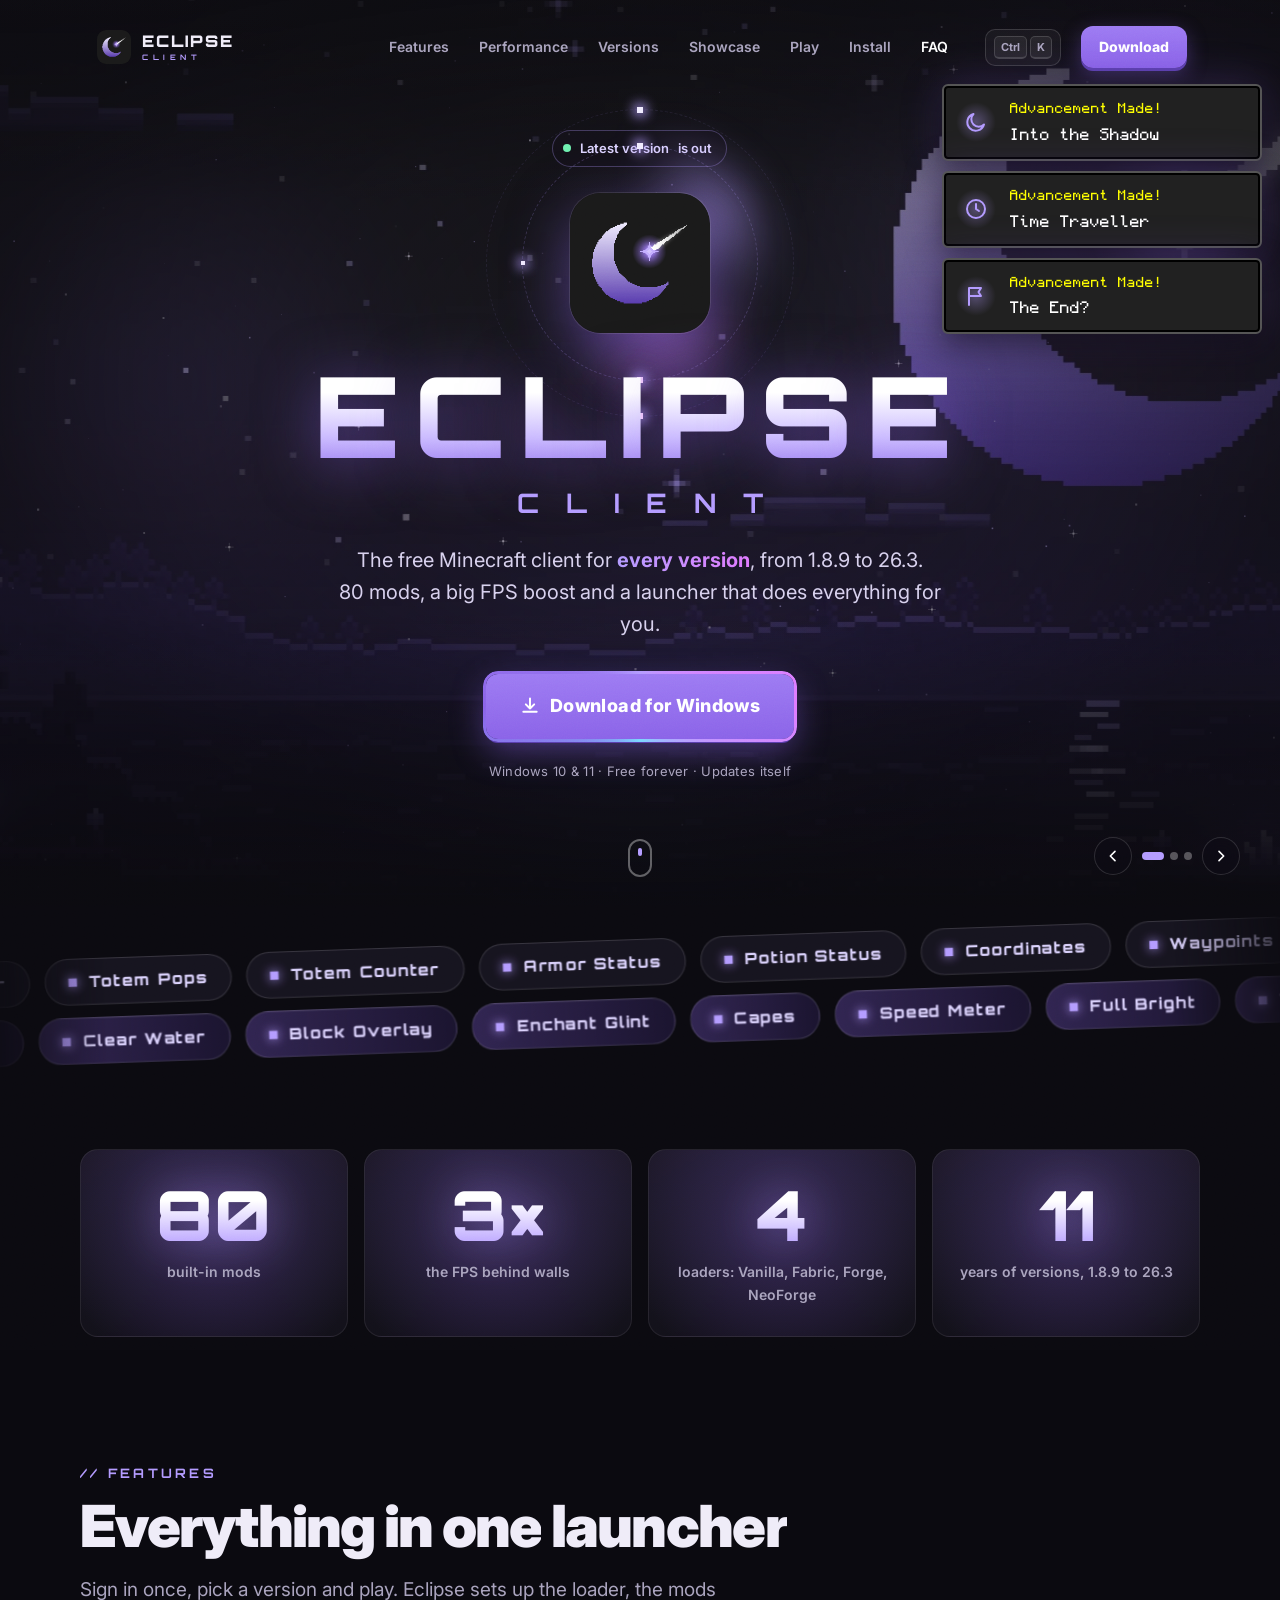
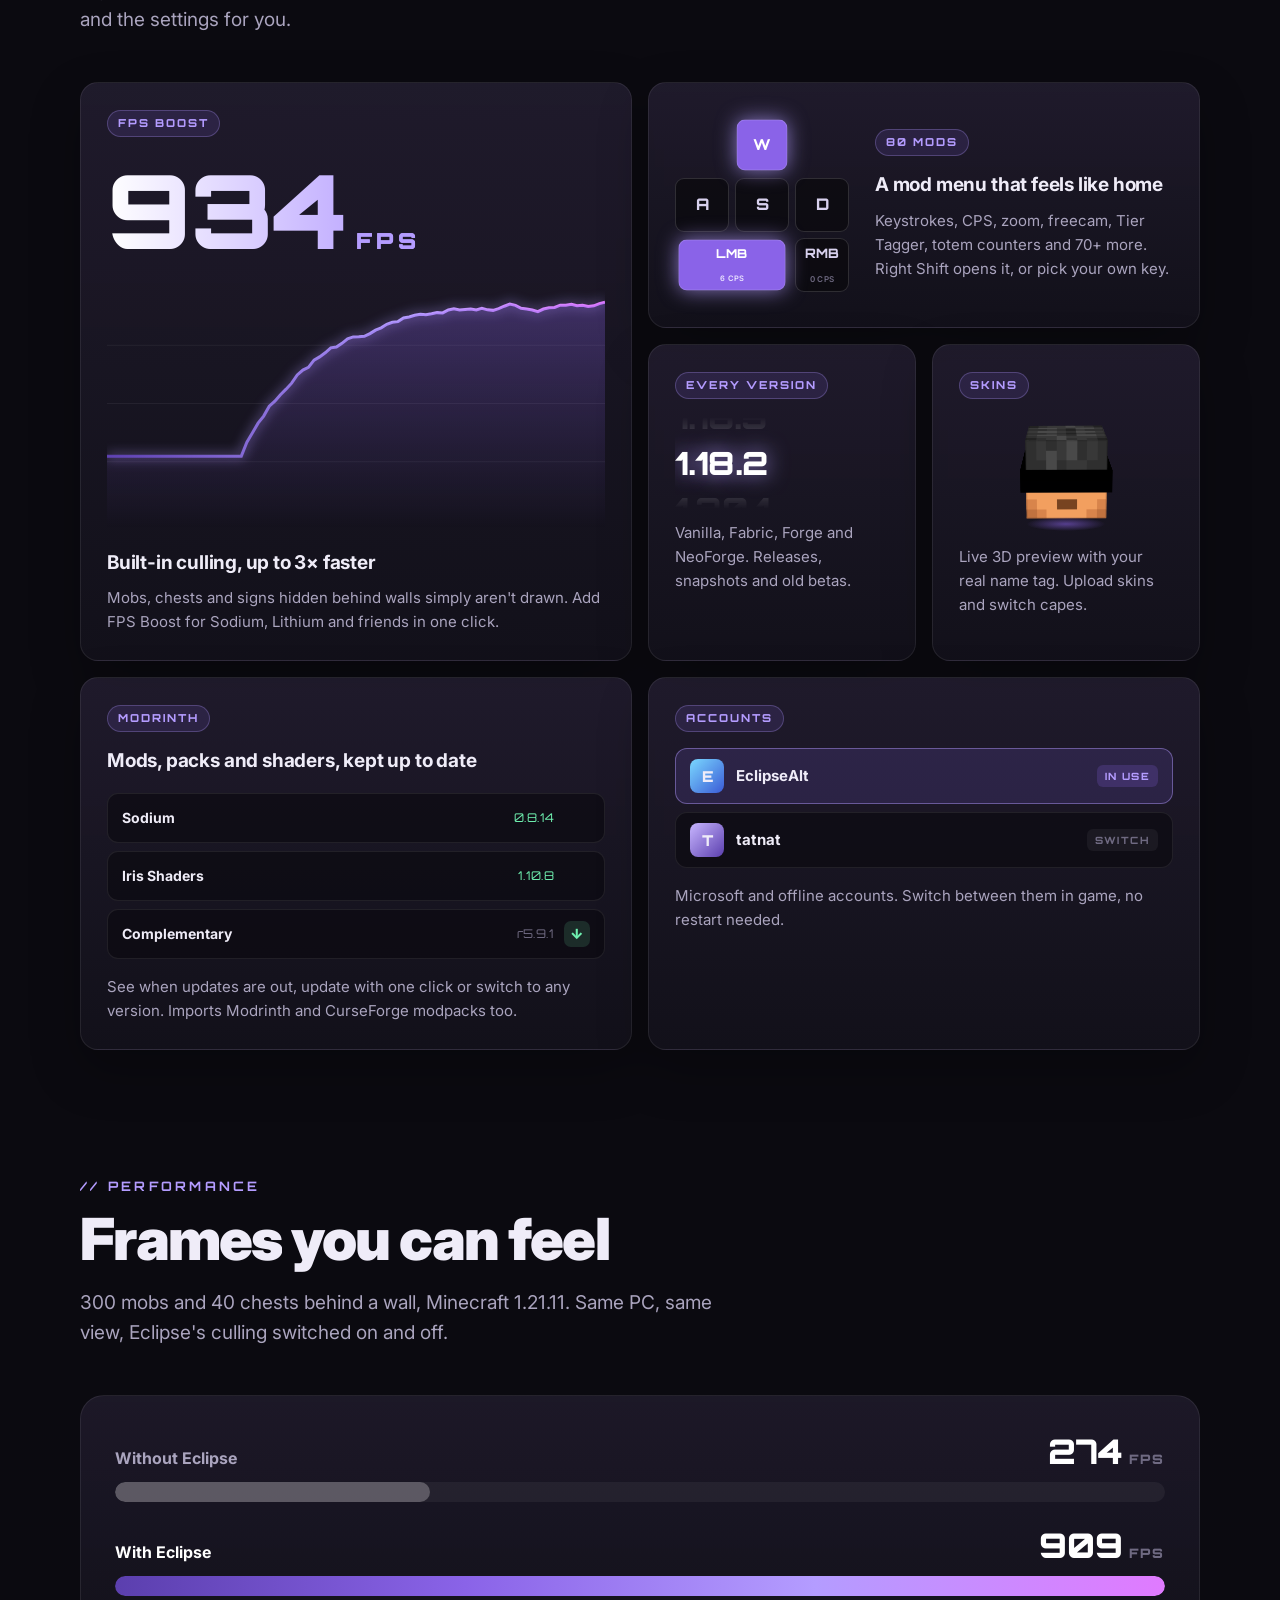
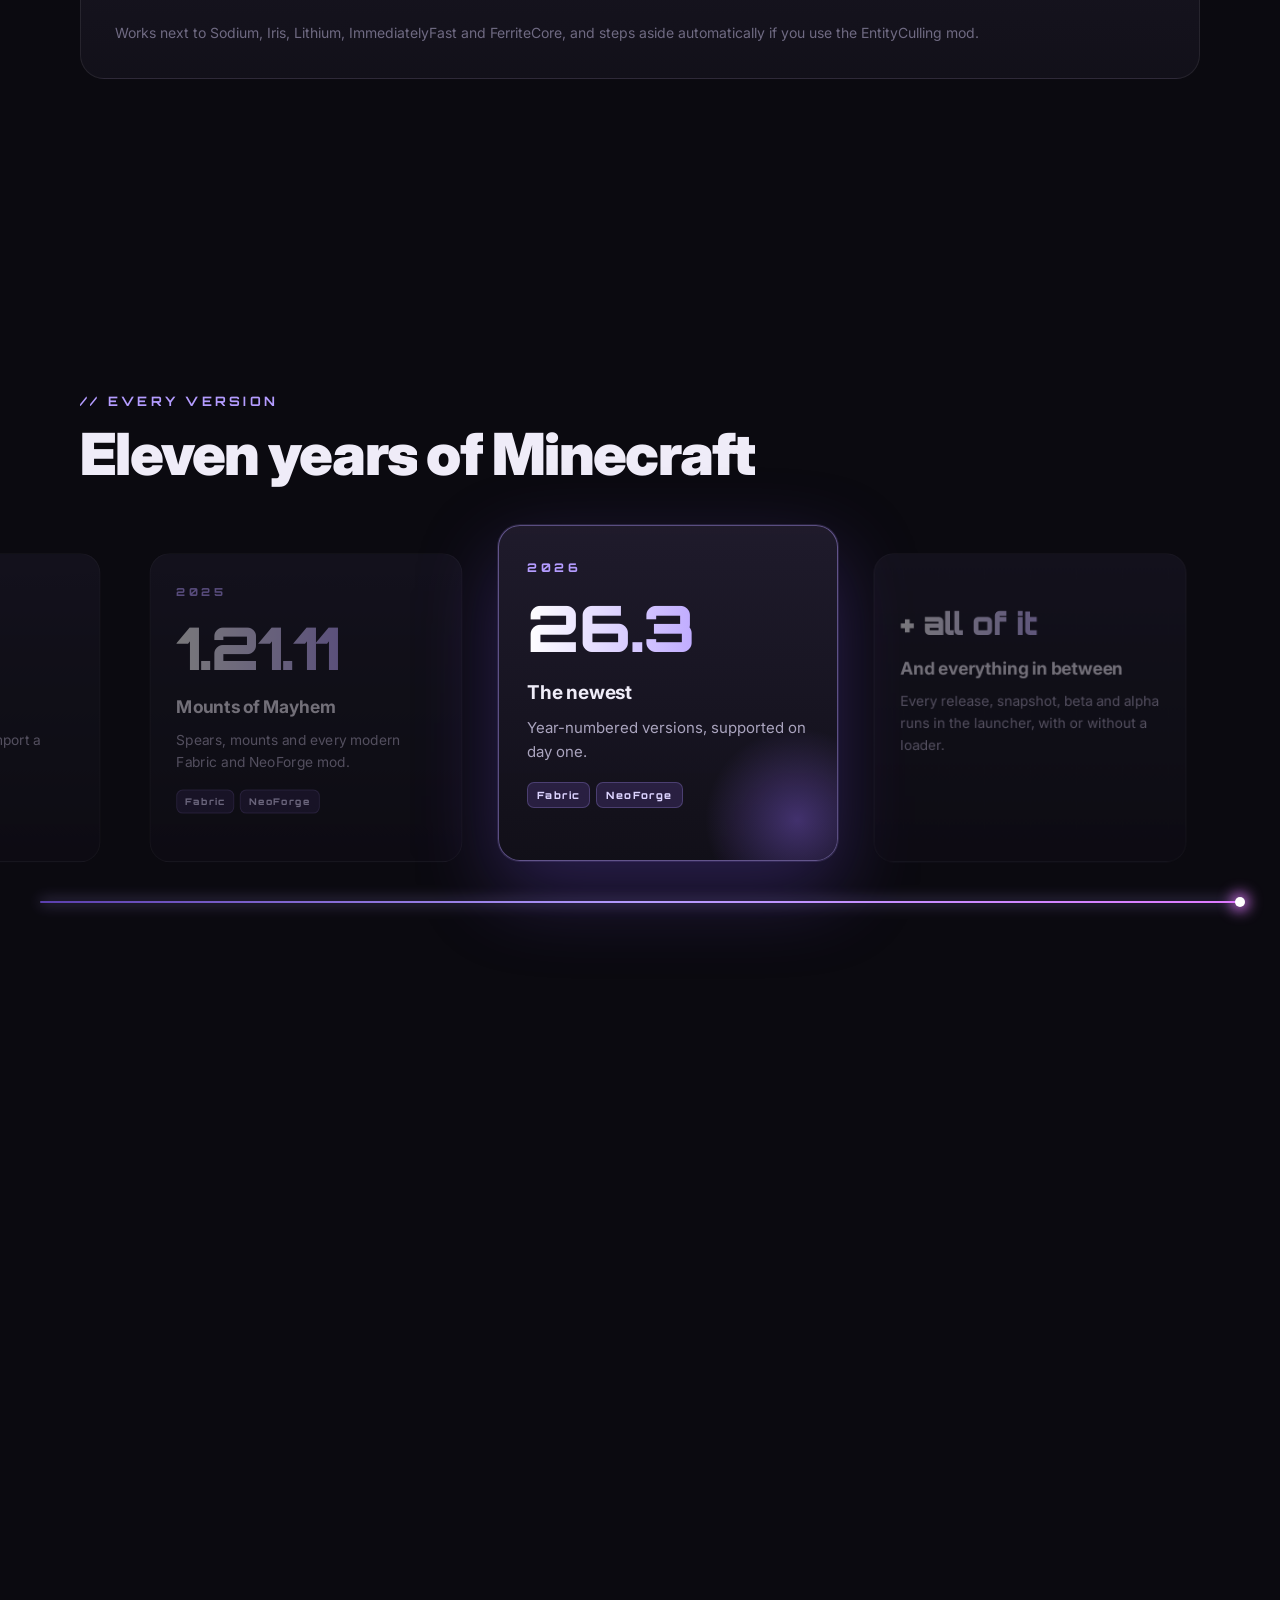
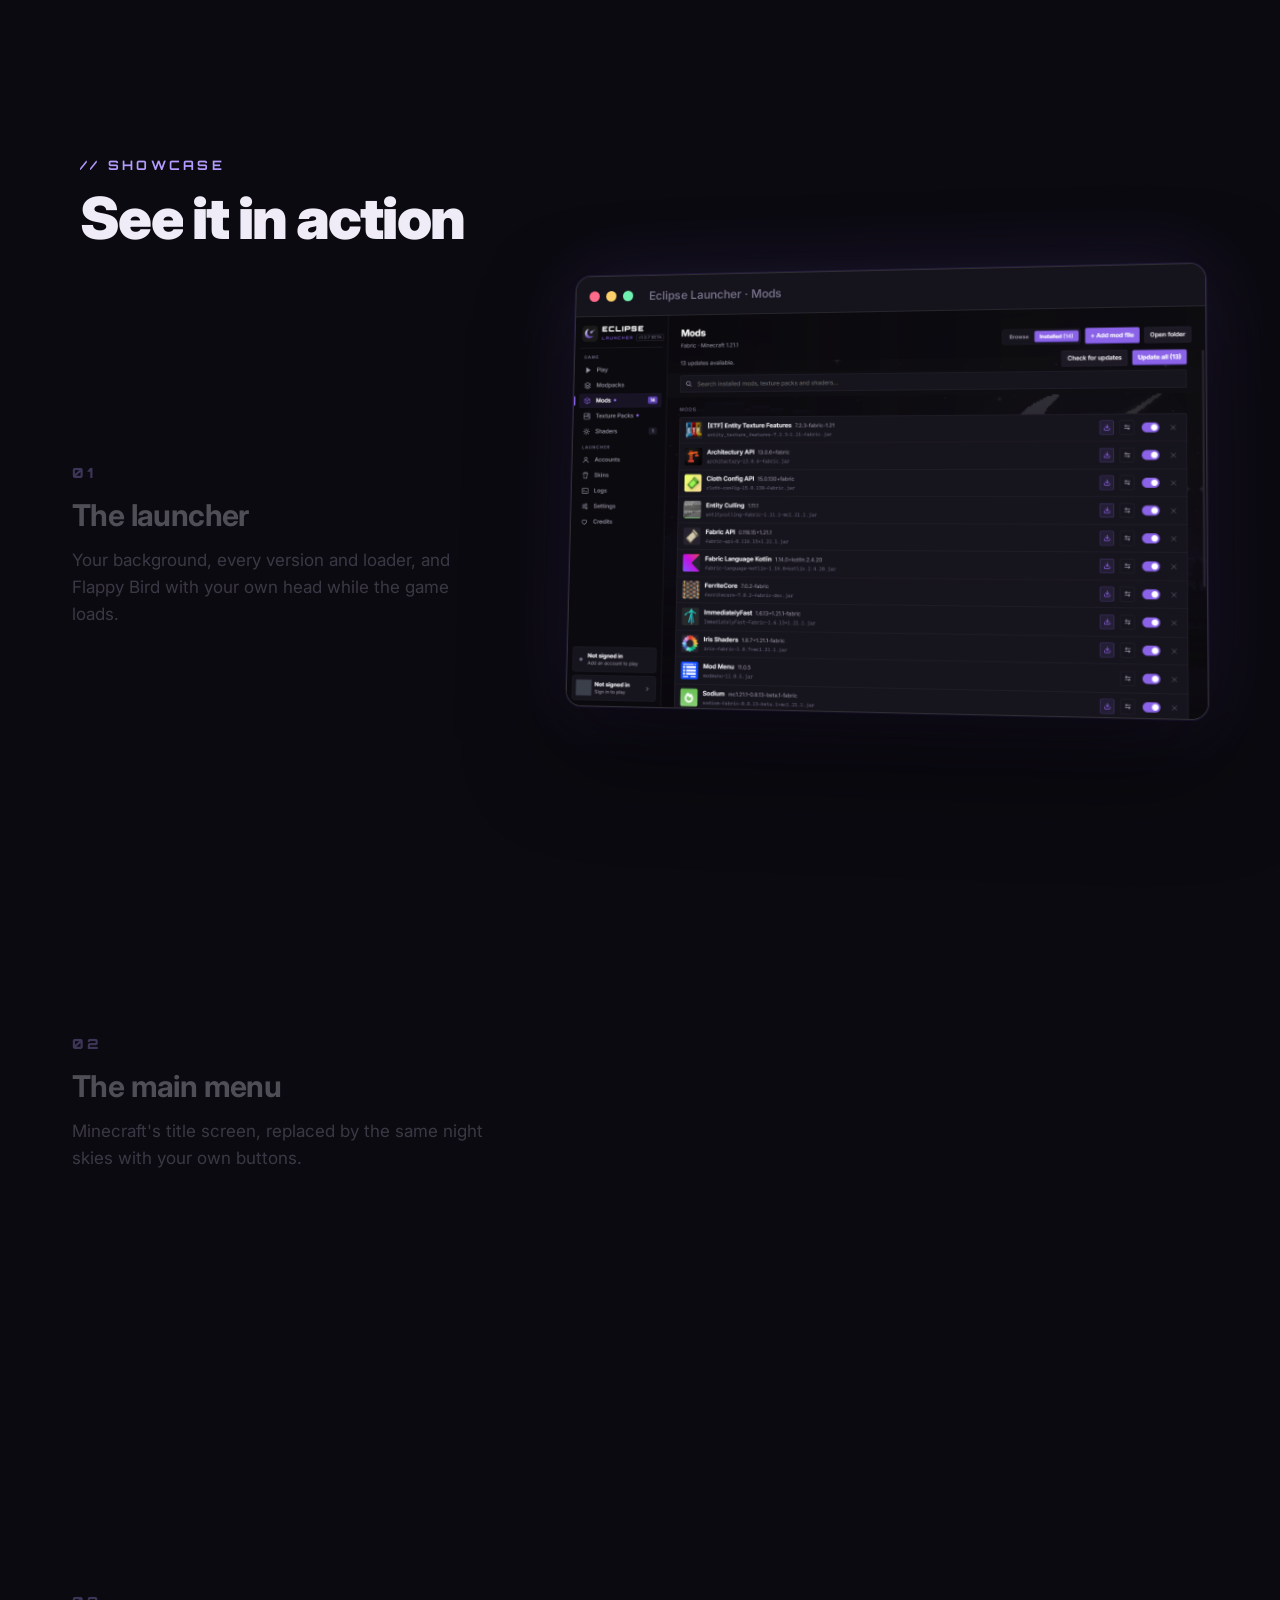
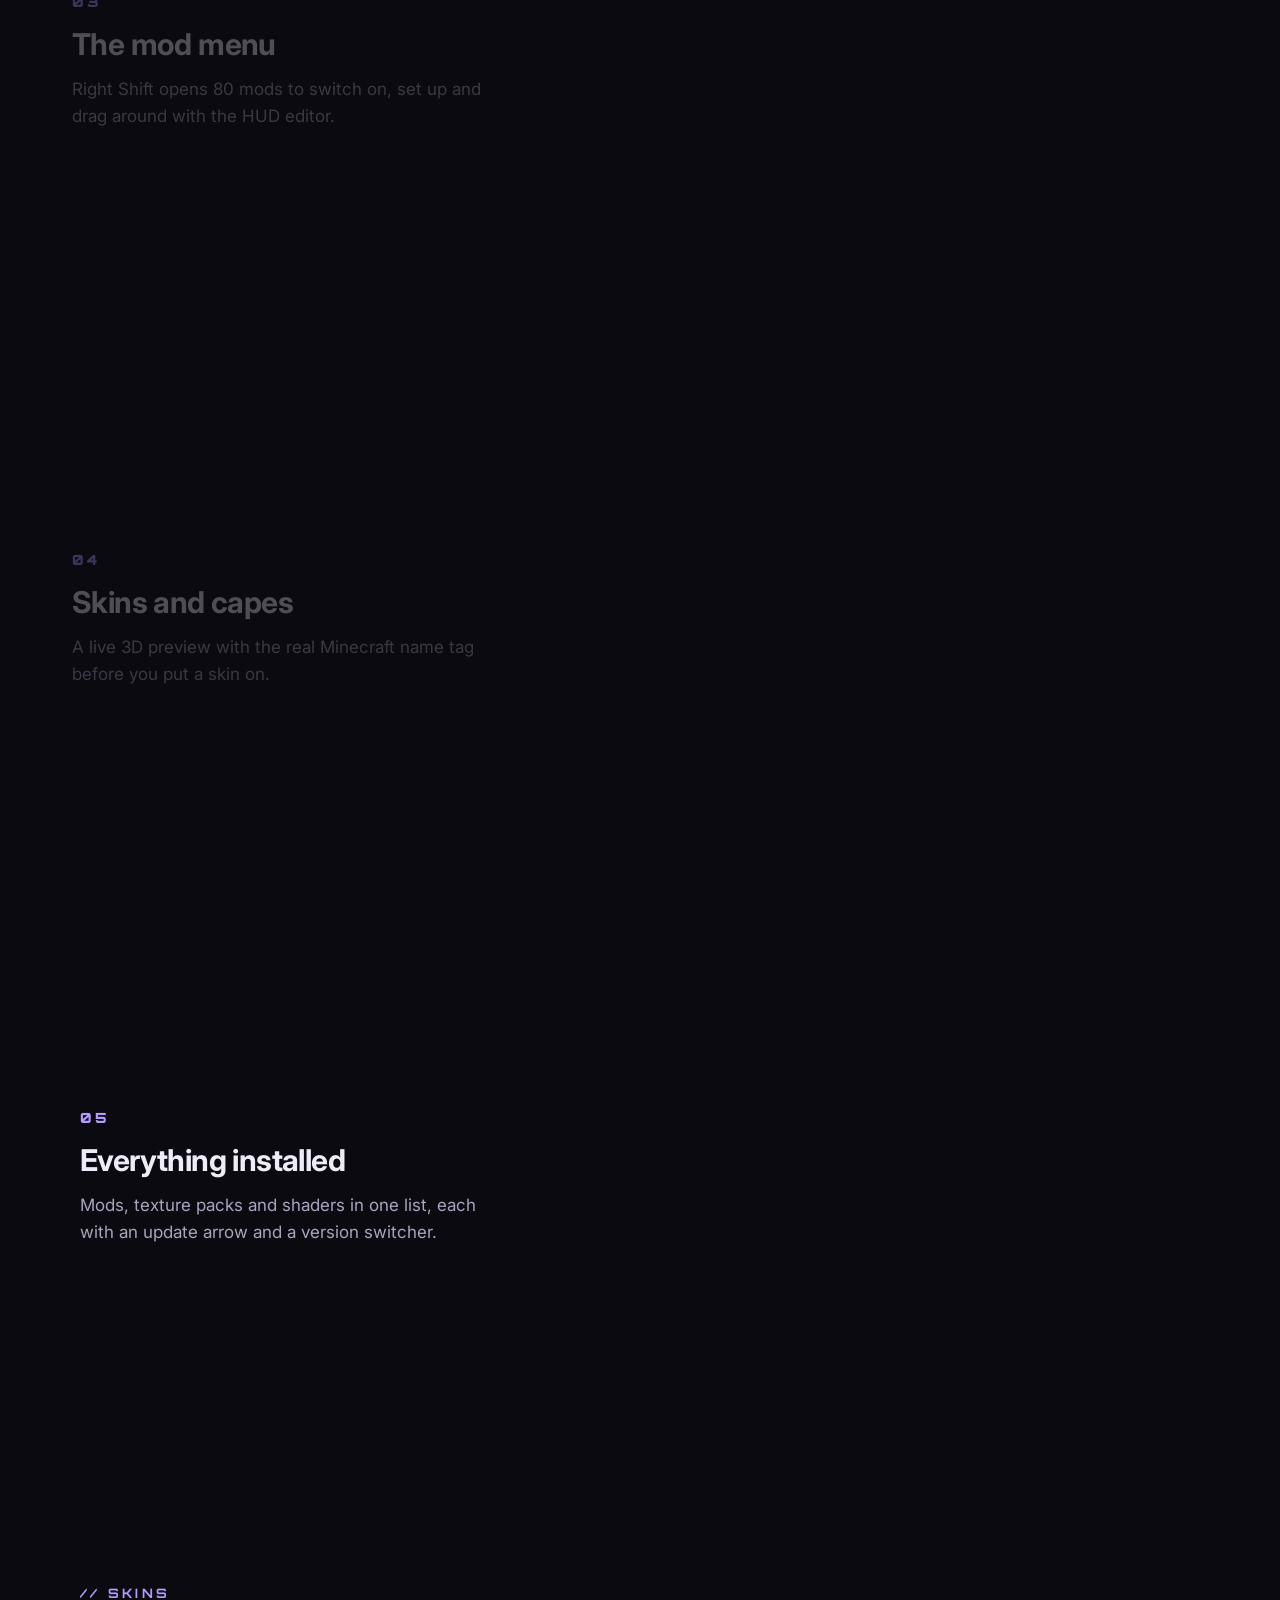
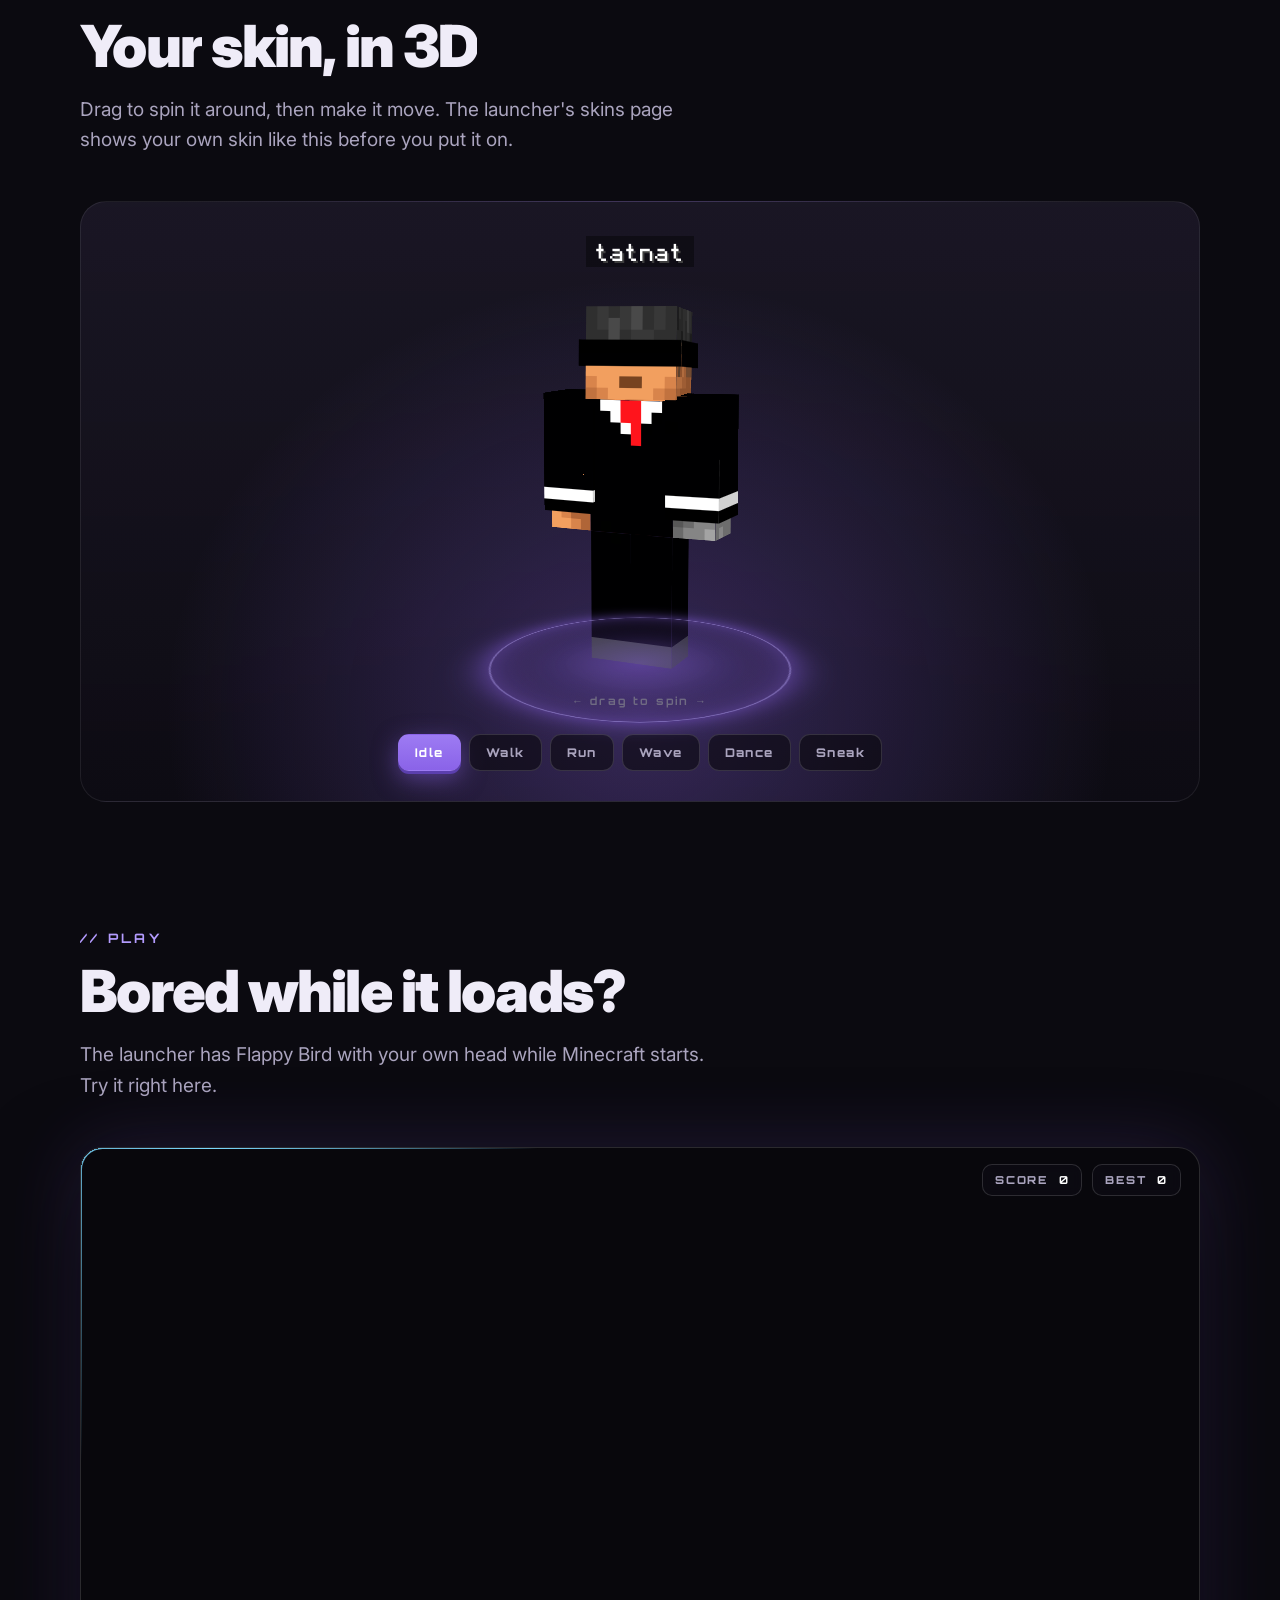
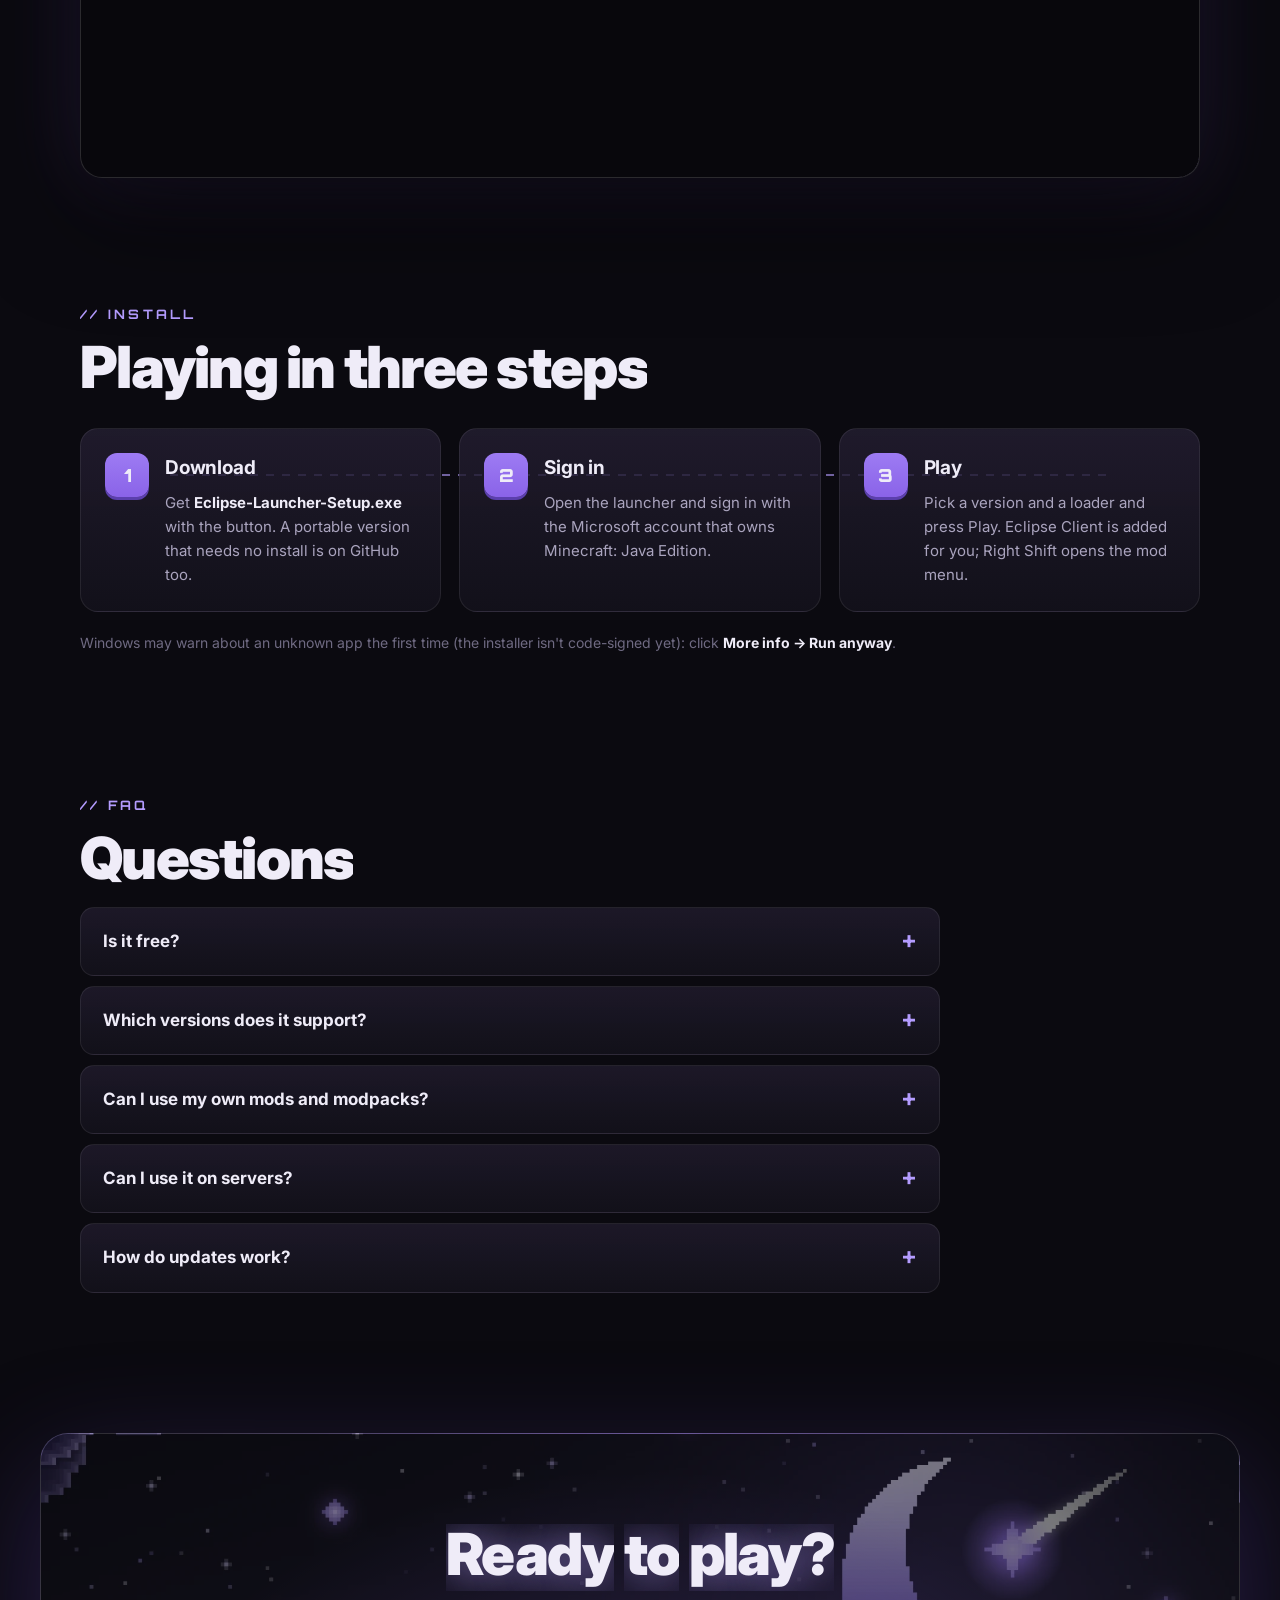
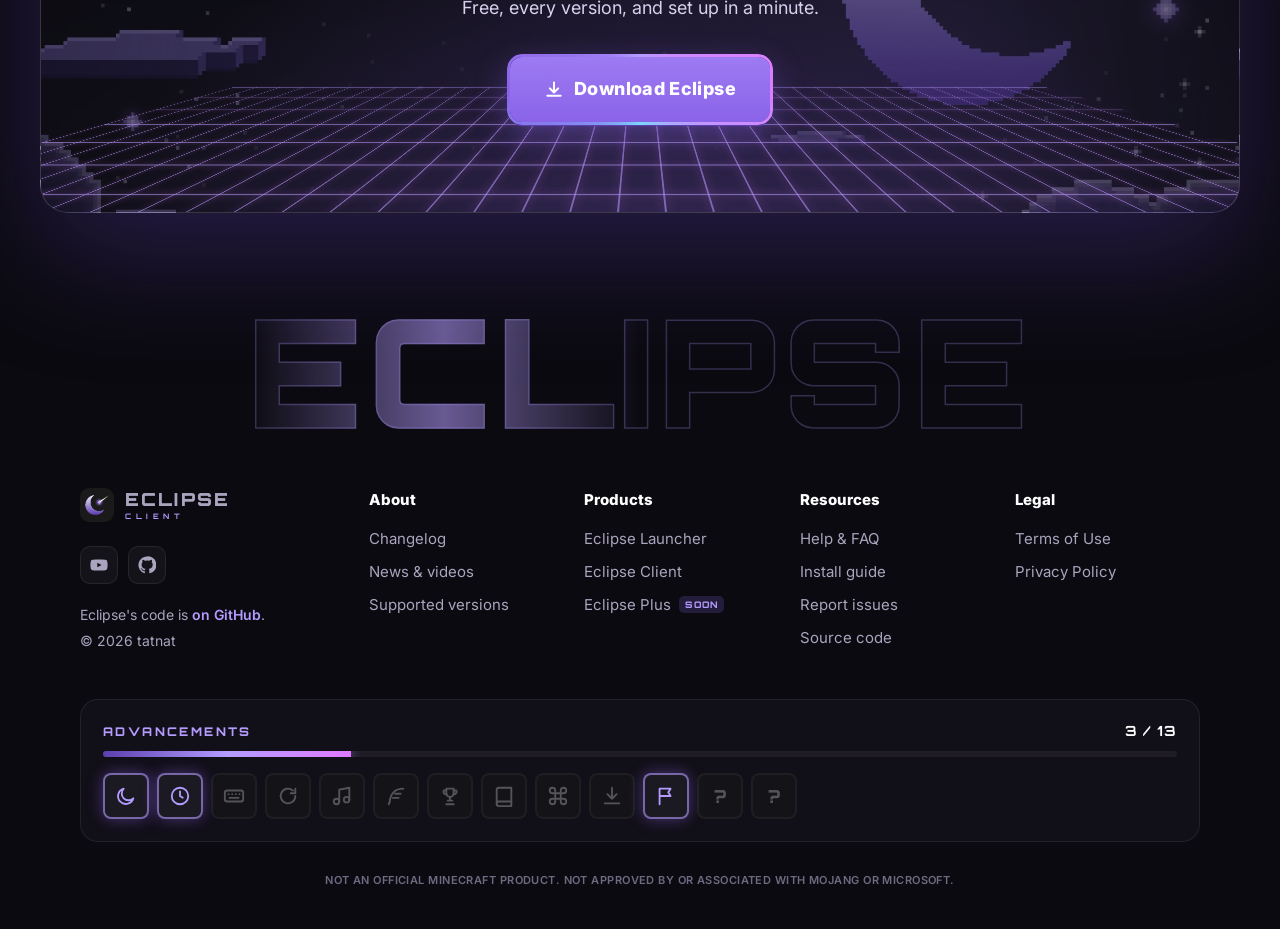
<file: index.html>
<!doctype html>
<html lang="en">
<head>
  <meta charset="utf-8">
  <meta name="viewport" content="width=device-width, initial-scale=1">
  <title>Eclipse Client</title>
  <meta name="description" content="Eclipse Client: a free Minecraft launcher and client for every version from 1.8.9 to 26.3. 80 built-in mods, an FPS boost, Modrinth mods, shaders and texture packs, skins and more.">
  <meta property="og:title" content="Eclipse Client">
  <meta property="og:description" content="A free Minecraft launcher and client for every version, 1.8.9 to 26.3.">
  <meta property="og:image" content="assets/shots/launcher-play.png">
  <meta name="theme-color" content="#0b0a10">
  <link rel="icon" href="assets/favicon.png">
  <link rel="preconnect" href="https://fonts.googleapis.com">
  <link rel="preconnect" href="https://fonts.gstatic.com" crossorigin>
  <link href="https://fonts.googleapis.com/css2?family=Inter:wght@400;500;600;700;800;900&family=Orbitron:wght@600;700;800;900&display=swap" rel="stylesheet">
  <link rel="stylesheet" href="style.css?v=7">
</head>
<body>
  <!-- Intro: a shadow slides over the glowing moon (an eclipse), then the page appears. -->
  <div class="intro" id="intro" aria-hidden="true">
    <div class="intro-moon"><img src="assets/logo.png" alt=""></div>
    <div class="intro-shadow"></div>
    <div class="intro-ring"></div>
    <div class="intro-word">ECLIPSE</div>
  </div>

  <div class="progress" id="progress"></div>
  <div class="cursor-ring" id="cursorRing"></div>
  <div class="cursor-glow" id="cursorGlow"></div>
  <div class="grain" aria-hidden="true"></div>
  <canvas class="dust" id="dust" aria-hidden="true"></canvas>
  <!-- Easter egg: type "eclipse" anywhere. -->
  <div class="totality" id="totality" aria-hidden="true"><div class="t-sun"><i></i></div><p>TOTAL ECLIPSE</p></div>
  <!-- Easter egg: type "creeper". -->
  <div class="creeper" id="creeper" aria-hidden="true"><canvas id="creeperFace" width="8" height="8"></canvas></div>
  <!-- Minecraft-style advancement toasts. -->
  <div class="toasts" id="toasts" aria-live="polite"></div>
  <!-- Command menu: Ctrl+K. -->
  <div class="palette" id="palette" role="dialog" aria-modal="true" aria-label="Command menu" hidden>
    <div class="palette-box">
      <div class="palette-input"><svg viewBox="0 0 24 24" aria-hidden="true"><circle cx="11" cy="11" r="7"/><path d="M20 20l-4-4"/></svg><input id="paletteInput" type="text" placeholder="Type a command or search…" autocomplete="off" spellcheck="false"><kbd>Esc</kbd></div>
      <ul class="palette-list" id="paletteList" role="listbox"></ul>
      <div class="palette-foot"><span><kbd>↑</kbd><kbd>↓</kbd> move</span><span><kbd>Enter</kbd> run</span><span><kbd>Ctrl</kbd><kbd>K</kbd> open anywhere</span></div>
    </div>
  </div>
  <div class="cubes" id="cubes" aria-hidden="true"></div>

  <header class="nav" id="nav">
    <a class="brand" href="#top">
      <img src="assets/logo.png" alt="" width="34" height="34">
      <span class="wordmark">ECLIPSE<small>CLIENT</small></span>
    </a>
    <nav class="links" id="links">
      <span class="links-pill" id="linksPill"></span>
      <a href="#features">Features</a>
      <a href="#fps">Performance</a>
      <a href="#timeline">Versions</a>
      <a href="#showcase">Showcase</a>
      <a href="#play">Play</a>
      <a href="#install">Install</a>
      <a href="#faq">FAQ</a>
    </nav>
    <button class="kbd-btn" id="paletteBtn" aria-label="Open the command menu"><kbd>Ctrl</kbd><kbd>K</kbd></button>
    <a class="btn btn-small magnetic download-link" href="https://github.com/tatnatYT/tatnat-launcher/releases/latest"><span>Download</span></a>
  </header>

  <main id="top">
    <!-- ================= hero ================= -->
    <section class="hero" id="hero">
      <div class="hero-bg" id="heroBg"></div>
      <canvas class="hero-stars" id="starfield"></canvas>
      <div class="aurora"><i></i><i></i><i></i></div>
      <div class="hero-shade"></div>
      <div class="hero-content">
        <p class="badge"><span class="dot"></span><span id="heroVersion">Latest version</span> is out</p>
        <div class="logo-wrap">
          <div class="orbit"><i></i><i></i><i></i></div>
          <div class="orbit o2"><i></i><i></i></div>
          <div class="logo-halo"></div>
          <div class="corona"></div>
          <img class="hero-logo" src="assets/logo.png" alt="Eclipse Client logo" width="140" height="140">
          <div class="moon-shadow"></div>
        </div>
        <h1 class="wordmark big"><span class="letters">ECLIPSE</span><small>CLIENT</small></h1>
        <p class="tagline">The free Minecraft client for <span class="hl">every version</span>, from 1.8.9 to 26.3.<br>80 mods, a big FPS boost and a launcher that does everything for you.</p>
        <div class="hero-buttons">
          <a class="btn btn-big magnetic download-link" href="https://github.com/tatnatYT/tatnat-launcher/releases/latest">
            <svg viewBox="0 0 24 24" aria-hidden="true"><path d="M12 3v12M7 10l5 5 5-5M4 19h16"/></svg>
            <span>Download for Windows</span>
          </a>
        </div>
        <p class="hero-meta">Windows 10 &amp; 11 · Free forever · Updates itself</p>
      </div>
      <div class="hero-switch" aria-label="Background">
        <button class="hero-arrow" id="bgPrev" aria-label="Previous background"><svg viewBox="0 0 24 24"><path d="M15 5l-7 7 7 7"/></svg></button>
        <div class="hero-dots" id="bgDots"></div>
        <button class="hero-arrow" id="bgNext" aria-label="Next background"><svg viewBox="0 0 24 24"><path d="M9 5l7 7-7 7"/></svg></button>
      </div>
      <a class="scroll-hint" href="#features" aria-label="Scroll down"><span></span></a>
    </section>

    <!-- ================= marquee of mods ================= -->
    <div class="marquee" aria-hidden="true">
      <div class="marquee-row" id="marqueeA"></div>
      <div class="marquee-row reverse" id="marqueeB"></div>
    </div>

    <!-- ================= stats ================= -->
    <section class="stats" aria-label="Eclipse in numbers">
      <div class="stat reveal"><b data-to="80">0</b><span>built-in mods</span></div>
      <div class="stat reveal"><b data-to="3" data-suffix="×">0</b><span>the FPS behind walls</span></div>
      <div class="stat reveal"><b data-to="4">0</b><span>loaders: Vanilla, Fabric, Forge, NeoForge</span></div>
      <div class="stat reveal"><b data-to="11">0</b><span>years of versions, 1.8.9 to 26.3</span></div>
    </section>

    <!-- ================= features (bento) ================= -->
    <section class="section" id="features">
      <p class="eyebrow scramble">// FEATURES</p>
      <h2>Everything in one launcher</h2>
      <p class="lead">Sign in once, pick a version and play. Eclipse sets up the loader, the mods and the settings for you.</p>

      <div class="bento">
        <article class="tile t-fps reveal">
          <div class="tile-head"><span class="chip">FPS BOOST</span></div>
          <div class="fps-big"><span id="fpsNum">274</span><small>FPS</small></div>
          <canvas class="fps-graph" id="fpsGraph"></canvas>
          <h3>Built-in culling, up to 3× faster</h3>
          <p>Mobs, chests and signs hidden behind walls simply aren't drawn. Add FPS Boost for Sodium, Lithium and friends in one click.</p>
        </article>

        <article class="tile t-keys reveal">
          <div class="keys" id="keys">
            <div class="key k-w" data-k="w">W</div>
            <div class="key k-a" data-k="a">A</div><div class="key k-s" data-k="s">S</div><div class="key k-d" data-k="d">D</div>
            <div class="key k-l" data-k="l">LMB<small id="cpsL">0 CPS</small></div><div class="key k-r" data-k="r">RMB<small id="cpsR">0 CPS</small></div>
          </div>
          <div>
            <span class="chip">80 MODS</span>
            <h3>A mod menu that feels like home</h3>
            <p>Keystrokes, CPS, zoom, freecam, Tier Tagger, totem counters and 70+ more. Right Shift opens it, or pick your own key.</p>
          </div>
        </article>

        <article class="tile t-versions reveal">
          <span class="chip">EVERY VERSION</span>
          <div class="ticker"><div class="ticker-track" id="ticker"></div></div>
          <p>Vanilla, Fabric, Forge and NeoForge. Releases, snapshots and old betas.</p>
        </article>

        <article class="tile t-head reveal">
          <span class="chip">SKINS</span>
          <div class="head-stage">
            <div class="mc-head" id="mcHead">
              <i class="f front"></i><i class="f back"></i><i class="f left"></i><i class="f right"></i><i class="f top"></i><i class="f bottom"></i>
            </div>
            <div class="head-shadow"></div>
          </div>
          <p>Live 3D preview with your real name tag. Upload skins and switch capes.</p>
        </article>

        <article class="tile t-mods reveal">
          <span class="chip">MODRINTH</span>
          <h3>Mods, packs and shaders, kept up to date</h3>
          <div class="modrows" id="modrows">
            <div class="modrow"><b>Sodium</b><span class="ver">0.8.13</span><span class="upd">↓</span><i class="bar"></i></div>
            <div class="modrow"><b>Iris Shaders</b><span class="ver">1.8.7</span><span class="upd">↓</span><i class="bar"></i></div>
            <div class="modrow"><b>Complementary</b><span class="ver">r5.9.1</span><span class="upd">↓</span><i class="bar"></i></div>
          </div>
          <p>See when updates are out, update with one click or switch to any version. Imports Modrinth and CurseForge modpacks too.</p>
        </article>

        <article class="tile t-accounts reveal">
          <span class="chip">ACCOUNTS</span>
          <div class="accounts" id="accounts">
            <div class="acc on"><span class="av">T</span><b>tatnat</b><em>IN USE</em></div>
            <div class="acc"><span class="av alt">E</span><b>EclipseAlt</b><em>SWITCH</em></div>
          </div>
          <p>Microsoft and offline accounts. Switch between them in game, no restart needed.</p>
        </article>
      </div>
    </section>

    <!-- ================= performance ================= -->
    <section class="section fps-section" id="fps">
      <p class="eyebrow scramble">// PERFORMANCE</p>
      <h2>Frames you can feel</h2>
      <p class="lead">300 mobs and 40 chests behind a wall, Minecraft 1.21.11. Same PC, same view, Eclipse's culling switched on and off.</p>
      <div class="compare reveal" id="compare">
        <div class="cmp">
          <div class="cmp-label"><span>Without Eclipse</span><b data-to="274">0</b></div>
          <div class="cmp-bar"><i style="--w: 30%"></i></div>
        </div>
        <div class="cmp win">
          <div class="cmp-label"><span>With Eclipse</span><b data-to="909">0</b></div>
          <div class="cmp-bar"><i style="--w: 100%"></i></div>
        </div>
        <p class="cmp-note">Works next to Sodium, Iris, Lithium, ImmediatelyFast and FerriteCore, and steps aside automatically if you use the EntityCulling mod.</p>
      </div>
    </section>

    <!-- ================= timeline (pinned, scrolls sideways) ================= -->
    <section class="timeline" id="timeline">
      <div class="tl-sticky">
        <div class="tl-head">
          <p class="eyebrow scramble">// EVERY VERSION</p>
          <h2>Eleven years of Minecraft</h2>
        </div>
        <div class="tl-track" id="tlTrack">
          <article class="tl-card">
            <span class="tl-year">2015</span>
            <b class="tl-ver">1.8.9</b>
            <h3>The PvP classic</h3>
            <p>Still the home of competitive PvP. Keystrokes, CPS and Toggle Sprint feel right at home.</p>
            <div class="tl-tags"><span>Fabric</span><span>Forge</span></div>
          </article>
          <article class="tl-card">
            <span class="tl-year">2017</span>
            <b class="tl-ver">1.12.2</b>
            <h3>The modding era</h3>
            <p>The version with more mods than any other, now with Eclipse on top.</p>
            <div class="tl-tags"><span>Fabric</span><span>Forge</span></div>
          </article>
          <article class="tl-card">
            <span class="tl-year">2021</span>
            <b class="tl-ver">1.16.5</b>
            <h3>Nether Update</h3>
            <p>Netherite, bastions and the servers that never left.</p>
            <div class="tl-tags"><span>Fabric</span></div>
          </article>
          <article class="tl-card">
            <span class="tl-year">2022</span>
            <b class="tl-ver">1.18.2</b>
            <h3>Caves &amp; Cliffs</h3>
            <p>Taller worlds and deeper caves, with culling to keep them smooth.</p>
            <div class="tl-tags"><span>Fabric</span><span>Forge</span></div>
          </article>
          <article class="tl-card">
            <span class="tl-year">2023</span>
            <b class="tl-ver">1.20.1</b>
            <h3>Trails &amp; Tales</h3>
            <p>The big modpack version. Import a pack and press Play.</p>
            <div class="tl-tags"><span>Fabric</span><span>Forge</span></div>
          </article>
          <article class="tl-card">
            <span class="tl-year">2025</span>
            <b class="tl-ver">1.21.11</b>
            <h3>Mounts of Mayhem</h3>
            <p>Spears, mounts and every modern Fabric and NeoForge mod.</p>
            <div class="tl-tags"><span>Fabric</span><span>NeoForge</span></div>
          </article>
          <article class="tl-card">
            <span class="tl-year">2026</span>
            <b class="tl-ver">26.3</b>
            <h3>The newest</h3>
            <p>Year-numbered versions, supported on day one.</p>
            <div class="tl-tags"><span>Fabric</span><span>NeoForge</span></div>
          </article>
          <article class="tl-card tl-more">
            <b class="tl-ver">+ all of it</b>
            <h3>And everything in between</h3>
            <p>Every release, snapshot, beta and alpha runs in the launcher, with or without a loader.</p>
          </article>
        </div>
        <div class="tl-line"><i id="tlFill"></i></div>
      </div>
    </section>

    <!-- ================= showcase (sticky scrollytelling) ================= -->
    <section class="section showcase" id="showcase">
      <p class="eyebrow scramble">// SHOWCASE</p>
      <h2>See it in action</h2>
      <div class="story">
        <div class="story-steps" id="storySteps">
          <div class="story-step on" data-shot="0">
            <span class="num">01</span><h3>The launcher</h3>
            <p>Your background, every version and loader, and Flappy Bird with your own head while the game loads.</p>
          </div>
          <div class="story-step" data-shot="1">
            <span class="num">02</span><h3>The main menu</h3>
            <p>Minecraft's title screen, replaced by the same night skies with your own buttons.</p>
          </div>
          <div class="story-step" data-shot="2">
            <span class="num">03</span><h3>The mod menu</h3>
            <p>Right Shift opens 80 mods to switch on, set up and drag around with the HUD editor.</p>
          </div>
          <div class="story-step" data-shot="3">
            <span class="num">04</span><h3>Skins and capes</h3>
            <p>A live 3D preview with the real Minecraft name tag before you put a skin on.</p>
          </div>
          <div class="story-step" data-shot="4">
            <span class="num">05</span><h3>Everything installed</h3>
            <p>Mods, texture packs and shaders in one list, each with an update arrow and a version switcher.</p>
          </div>
        </div>
        <div class="story-stage">
          <figure class="window" id="window">
            <div class="window-bar"><i></i><i></i><i></i><span id="windowTitle">Eclipse Launcher</span></div>
            <div class="window-body">
              <img class="shot on" src="assets/shots/launcher-play.png" alt="The Eclipse launcher">
              <img class="shot" src="assets/shots/game-main-menu.png" alt="The Eclipse main menu in Minecraft" loading="lazy">
              <img class="shot" src="assets/shots/game-mod-menu.png" alt="The Eclipse mod menu" loading="lazy">
              <img class="shot" src="assets/shots/launcher-skins.png" alt="The skins page" loading="lazy">
              <img class="shot" src="assets/shots/launcher-mods.png" alt="Installed mods, packs and shaders" loading="lazy">
            </div>
            <div class="glare"></div>
          </figure>
        </div>
      </div>
    </section>

    <!-- ================= 3D skin ================= -->
    <section class="section skin3d" id="skin3d">
      <p class="eyebrow scramble">// SKINS</p>
      <h2>Your skin, in 3D</h2>
      <p class="lead">Drag to spin it around, then make it move. The launcher's skins page shows your own skin like this before you put it on.</p>
      <div class="model-wrap reveal">
        <div class="model-stage" id="modelStage">
          <div class="nametag">tatnat</div>
          <div class="model" id="model"></div>
          <div class="platform"><i></i></div>
          <span class="drag-hint" id="dragHint">← drag to spin →</span>
        </div>
        <div class="poses" id="poses" role="group" aria-label="Animation">
          <button data-pose="idle" class="on">Idle</button>
          <button data-pose="walk">Walk</button>
          <button data-pose="run">Run</button>
          <button data-pose="wave">Wave</button>
          <button data-pose="dance">Dance</button>
          <button data-pose="sneak">Sneak</button>
        </div>
      </div>
    </section>

    <!-- ================= mini game ================= -->
    <section class="section" id="play">
      <p class="eyebrow scramble">// PLAY</p>
      <h2>Bored while it loads?</h2>
      <p class="lead">The launcher has Flappy Bird with your own head while Minecraft starts. Try it right here.</p>
      <div class="game reveal" id="game">
        <canvas id="flappy" aria-label="Flappy Bird mini game: click, tap or press Space to flap"></canvas>
        <div class="game-hud"><span>SCORE <b id="flapScore">0</b></span><span>BEST <b id="flapBest">0</b></span></div>
      </div>
    </section>

    <!-- ================= install ================= -->
    <section class="section" id="install">
      <p class="eyebrow scramble">// INSTALL</p>
      <h2>Playing in three steps</h2>
      <ol class="steps" id="steps">
        <li class="reveal"><span>1</span><div><h3>Download</h3><p>Get <b>Eclipse-Launcher-Setup.exe</b> with the button. A portable version that needs no install is on GitHub too.</p></div></li>
        <li class="reveal"><span>2</span><div><h3>Sign in</h3><p>Open the launcher and sign in with the Microsoft account that owns Minecraft: Java Edition.</p></div></li>
        <li class="reveal"><span>3</span><div><h3>Play</h3><p>Pick a version and a loader and press Play. Eclipse Client is added for you; Right Shift opens the mod menu.</p></div></li>
      </ol>
      <p class="note">Windows may warn about an unknown app the first time (the installer isn't code-signed yet): click <b>More info → Run anyway</b>.</p>
    </section>

    <!-- ================= faq ================= -->
    <section class="section" id="faq">
      <p class="eyebrow scramble">// FAQ</p>
      <h2>Questions</h2>
      <div class="faq">
        <details class="reveal"><summary>Is it free?</summary><p>Yes. The launcher and the client are completely free, and the source is on GitHub.</p></details>
        <details class="reveal"><summary>Which versions does it support?</summary><p>The launcher runs every Minecraft version. Eclipse Client (the in-game mods) works on Fabric 1.8.9–1.12.2 and 1.14.4–26.3, Forge 1.8.9–1.12.2 and 1.18.2–1.20.1, and NeoForge 1.20.2–26.3.</p></details>
        <details class="reveal"><summary>Can I use my own mods and modpacks?</summary><p>Yes. Drop in your own jars, install from Modrinth, or import a Modrinth (.mrpack) or CurseForge modpack. Eclipse Client works next to Sodium, Iris, Lithium and other popular mods.</p></details>
        <details class="reveal"><summary>Can I use it on servers?</summary><p>Eclipse Client only changes what you see and your HUD; it adds no cheats. Still, every server has its own rules, so check them if you're unsure.</p></details>
        <details class="reveal"><summary>How do updates work?</summary><p>The launcher updates itself from GitHub and brings the newest Eclipse Client with it. There's nothing to download again.</p></details>
      </div>
    </section>

    <!-- ================= final call ================= -->
    <section class="cta reveal">
      <div class="cta-grid" aria-hidden="true"><i></i></div>
      <div class="cta-stars" id="ctaStars"></div>
      <h2>Ready to play?</h2>
      <p>Free, every version, and set up in a minute.</p>
      <a class="btn btn-big magnetic download-link" href="https://github.com/tatnatYT/tatnat-launcher/releases/latest">
        <svg viewBox="0 0 24 24" aria-hidden="true"><path d="M12 3v12M7 10l5 5 5-5M4 19h16"/></svg>
        <span>Download Eclipse</span>
      </a>
    </section>
  </main>

  <footer class="footer">
    <div class="giant" aria-hidden="true">ECLIPSE</div>
    <div class="foot">
      <div class="foot-brand">
        <a class="brand" href="#top"><img src="assets/logo.png" alt="" width="34" height="34"><span class="wordmark">ECLIPSE<small>CLIENT</small></span></a>
        <div class="socials">
          <a href="https://www.youtube.com/@tatnatmc" target="_blank" rel="noopener" aria-label="YouTube"><svg viewBox="0 0 24 24"><path d="M23 7.2a3 3 0 0 0-2.1-2.1C19 4.6 12 4.6 12 4.6s-7 0-8.9.5A3 3 0 0 0 1 7.2 31 31 0 0 0 .5 12 31 31 0 0 0 1 16.8a3 3 0 0 0 2.1 2.1c1.9.5 8.9.5 8.9.5s7 0 8.9-.5a3 3 0 0 0 2.1-2.1 31 31 0 0 0 .5-4.8 31 31 0 0 0-.5-4.8zM9.7 15.1V8.9l5.8 3.1-5.8 3.1z"/></svg></a>
          <a href="https://github.com/tatnatYT/tatnat-launcher" target="_blank" rel="noopener" aria-label="GitHub"><svg viewBox="0 0 24 24"><path d="M12 .5a11.5 11.5 0 0 0-3.6 22.4c.6.1.8-.3.8-.6v-2c-3.2.7-3.9-1.5-3.9-1.5-.5-1.3-1.3-1.7-1.3-1.7-1-.7.1-.7.1-.7 1.2.1 1.8 1.2 1.8 1.2 1 1.8 2.8 1.3 3.4 1 .1-.8.4-1.3.8-1.6-2.6-.3-5.3-1.3-5.3-5.7 0-1.3.5-2.3 1.2-3.1-.1-.3-.5-1.5.1-3.1 0 0 1-.3 3.2 1.2a11 11 0 0 1 5.8 0c2.2-1.5 3.2-1.2 3.2-1.2.6 1.6.2 2.8.1 3.1.8.8 1.2 1.8 1.2 3.1 0 4.4-2.7 5.4-5.3 5.7.4.4.8 1.1.8 2.2v3.3c0 .3.2.7.8.6A11.5 11.5 0 0 0 12 .5z"/></svg></a>
        </div>
        <p class="foot-note">Eclipse's code is <a class="accent" href="https://github.com/tatnatYT/tatnat-launcher" target="_blank" rel="noopener">on GitHub</a>.<br>© 2026 tatnat</p>
      </div>
      <nav class="foot-col" aria-label="About"><h4>About</h4>
        <a href="https://github.com/tatnatYT/tatnat-launcher/releases" target="_blank" rel="noopener">Changelog</a>
        <a href="https://www.youtube.com/@tatnatmc" target="_blank" rel="noopener">News &amp; videos</a>
        <a href="#timeline">Supported versions</a>
      </nav>
      <nav class="foot-col" aria-label="Products"><h4>Products</h4>
        <a href="#top">Eclipse Launcher</a>
        <a href="#features">Eclipse Client</a>
        <span class="soon">Eclipse Plus <em>SOON</em></span>
      </nav>
      <nav class="foot-col" aria-label="Resources"><h4>Resources</h4>
        <a href="#faq">Help &amp; FAQ</a>
        <a href="#install">Install guide</a>
        <a href="https://github.com/tatnatYT/tatnat-launcher/issues" target="_blank" rel="noopener">Report issues</a>
        <a href="https://github.com/tatnatYT/tatnat-launcher" target="_blank" rel="noopener">Source code</a>
      </nav>
      <nav class="foot-col" aria-label="Legal"><h4>Legal</h4>
        <a href="terms.html">Terms of Use</a>
        <a href="privacy.html">Privacy Policy</a>
      </nav>
    </div>
    <div class="adv" id="adv">
      <div class="adv-head"><span>ADVANCEMENTS</span><b id="advCount">0 / 0</b></div>
      <div class="adv-bar"><i id="advBar"></i></div>
      <div class="adv-grid" id="advGrid"></div>
    </div>
    <p class="legal">NOT AN OFFICIAL MINECRAFT PRODUCT. NOT APPROVED BY OR ASSOCIATED WITH MOJANG OR MICROSOFT.</p>
  </footer>

  <script src="main.js?v=7"></script>
</body>
</html>
</file>
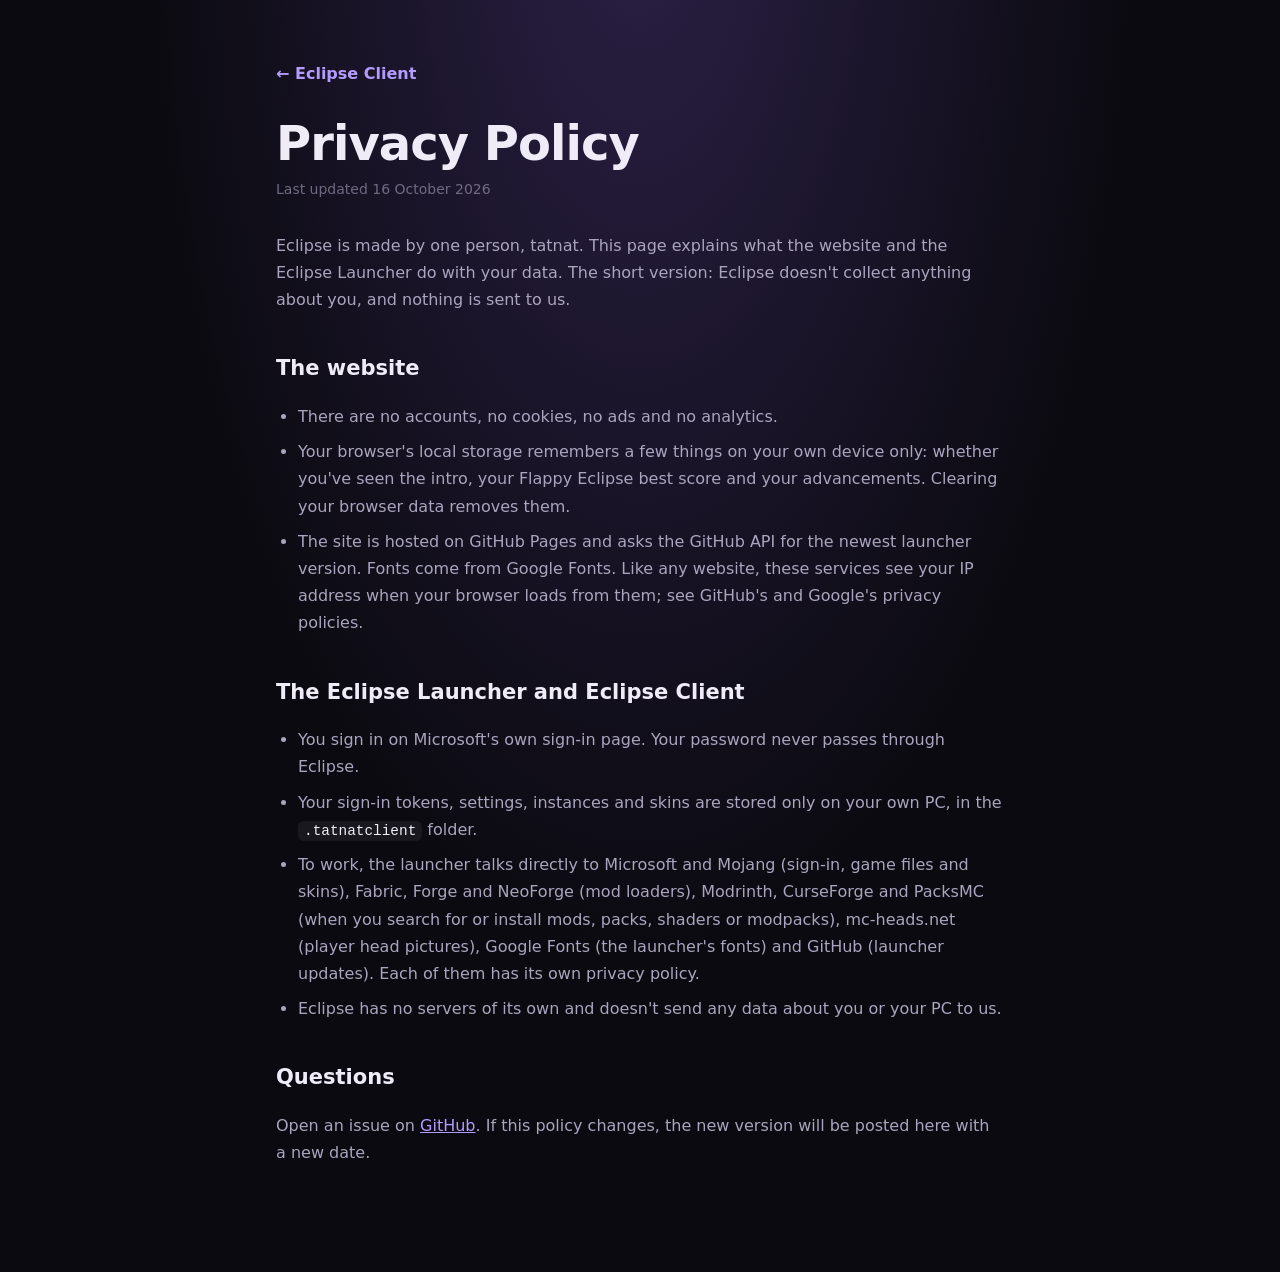
<file: privacy.html>
<!doctype html>
<html lang="en">
<head>
  <meta charset="utf-8">
  <meta name="viewport" content="width=device-width, initial-scale=1">
  <title>Privacy Policy · Eclipse Client</title>
  <meta name="theme-color" content="#0b0a10">
  <link rel="icon" href="assets/favicon.png">
  <link rel="stylesheet" href="legal.css?v=1">
</head>
<body>
  <main class="doc">
    <a class="back" href="./">← Eclipse Client</a>
    <h1>Privacy Policy</h1>
    <p class="updated">Last updated 16 October 2026</p>

    <p>Eclipse is made by one person, tatnat. This page explains what the website and the Eclipse Launcher do with your data. The short version: Eclipse doesn't collect anything about you, and nothing is sent to us.</p>

    <h2>The website</h2>
    <ul>
      <li>There are no accounts, no cookies, no ads and no analytics.</li>
      <li>Your browser's local storage remembers a few things on your own device only: whether you've seen the intro, your Flappy Eclipse best score and your advancements. Clearing your browser data removes them.</li>
      <li>The site is hosted on GitHub Pages and asks the GitHub API for the newest launcher version. Fonts come from Google Fonts. Like any website, these services see your IP address when your browser loads from them; see GitHub's and Google's privacy policies.</li>
    </ul>

    <h2>The Eclipse Launcher and Eclipse Client</h2>
    <ul>
      <li>You sign in on Microsoft's own sign-in page. Your password never passes through Eclipse.</li>
      <li>Your sign-in tokens, settings, instances and skins are stored only on your own PC, in the <code>.tatnatclient</code> folder.</li>
      <li>To work, the launcher talks directly to Microsoft and Mojang (sign-in, game files and skins), Fabric, Forge and NeoForge (mod loaders), Modrinth, CurseForge and PacksMC (when you search for or install mods, packs, shaders or modpacks), mc-heads.net (player head pictures), Google Fonts (the launcher's fonts) and GitHub (launcher updates). Each of them has its own privacy policy.</li>
      <li>Eclipse has no servers of its own and doesn't send any data about you or your PC to us.</li>
    </ul>

    <h2>Questions</h2>
    <p>Open an issue on <a href="https://github.com/tatnatYT/tatnat-launcher/issues">GitHub</a>. If this policy changes, the new version will be posted here with a new date.</p>
  </main>
</body>
</html>
</file>
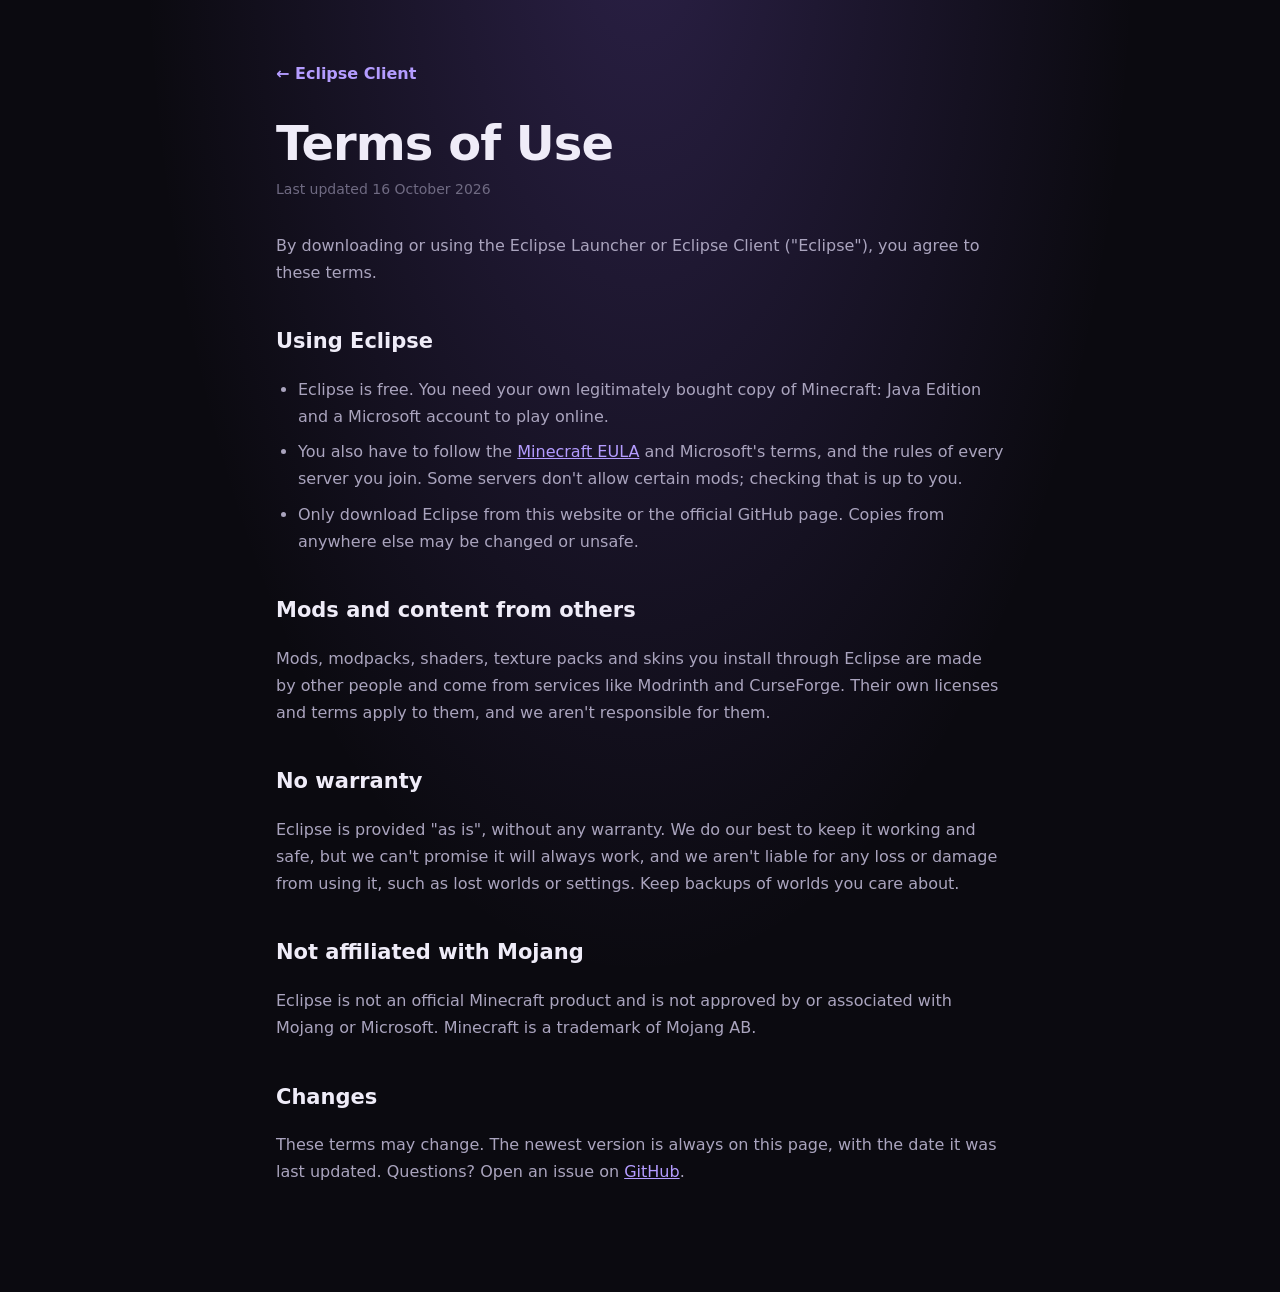
<file: terms.html>
<!doctype html>
<html lang="en">
<head>
  <meta charset="utf-8">
  <meta name="viewport" content="width=device-width, initial-scale=1">
  <title>Terms of Use · Eclipse Client</title>
  <meta name="theme-color" content="#0b0a10">
  <link rel="icon" href="assets/favicon.png">
  <link rel="stylesheet" href="legal.css?v=1">
</head>
<body>
  <main class="doc">
    <a class="back" href="./">← Eclipse Client</a>
    <h1>Terms of Use</h1>
    <p class="updated">Last updated 16 October 2026</p>

    <p>By downloading or using the Eclipse Launcher or Eclipse Client ("Eclipse"), you agree to these terms.</p>

    <h2>Using Eclipse</h2>
    <ul>
      <li>Eclipse is free. You need your own legitimately bought copy of Minecraft: Java Edition and a Microsoft account to play online.</li>
      <li>You also have to follow the <a href="https://www.minecraft.net/en-us/eula">Minecraft EULA</a> and Microsoft's terms, and the rules of every server you join. Some servers don't allow certain mods; checking that is up to you.</li>
      <li>Only download Eclipse from this website or the official GitHub page. Copies from anywhere else may be changed or unsafe.</li>
    </ul>

    <h2>Mods and content from others</h2>
    <p>Mods, modpacks, shaders, texture packs and skins you install through Eclipse are made by other people and come from services like Modrinth and CurseForge. Their own licenses and terms apply to them, and we aren't responsible for them.</p>

    <h2>No warranty</h2>
    <p>Eclipse is provided "as is", without any warranty. We do our best to keep it working and safe, but we can't promise it will always work, and we aren't liable for any loss or damage from using it, such as lost worlds or settings. Keep backups of worlds you care about.</p>

    <h2>Not affiliated with Mojang</h2>
    <p>Eclipse is not an official Minecraft product and is not approved by or associated with Mojang or Microsoft. Minecraft is a trademark of Mojang AB.</p>

    <h2>Changes</h2>
    <p>These terms may change. The newest version is always on this page, with the date it was last updated. Questions? Open an issue on <a href="https://github.com/tatnatYT/tatnat-launcher/issues">GitHub</a>.</p>
  </main>
</body>
</html>
</file>
<file: style.css>
/* Eclipse Client website: purple night sky, Orbitron wordmark, Inter text, lots of motion. */
@property --a { syntax: '<angle>'; inherits: false; initial-value: 0deg; }

:root {
  --bg: #0b0a10;
  --bg-2: #121019;
  --card: rgba(26, 23, 36, .72);
  --card-solid: #19161f;
  --line: rgba(255, 255, 255, .08);
  --line-2: rgba(255, 255, 255, .14);
  --text: #efecf8;
  --muted: #aaa4be;
  --faint: #6f6a82;
  --accent: #8a63e8;
  --accent-dark: #5b3fae;
  --accent-light: #b49cff;
  --pink: #e07aff;
  --cyan: #7ad8ff;
  --r: 18px;
  --max: 1200px;
  --ease: cubic-bezier(.2, .9, .2, 1);
}

* { box-sizing: border-box; }
html { scroll-behavior: smooth; }
body {
  margin: 0; background: var(--bg); color: var(--text); overflow-x: hidden;
  font: 16px/1.6 Inter, system-ui, sans-serif; -webkit-font-smoothing: antialiased;
}
img { max-width: 100%; display: block; }
a { color: inherit; text-decoration: none; }
::selection { background: rgba(138, 99, 232, .5); }
::-webkit-scrollbar { width: 10px; }
::-webkit-scrollbar-track { background: var(--bg); }
::-webkit-scrollbar-thumb { background: linear-gradient(var(--accent), var(--accent-dark)); border-radius: 10px; border: 2px solid var(--bg); }

/* ---------- shared bits ---------- */
.wordmark { font-family: Orbitron, Inter, sans-serif; font-weight: 900; letter-spacing: .12em; display: inline-flex; flex-direction: column; line-height: 1; }
.wordmark small { font-size: .42em; font-weight: 700; letter-spacing: .5em; color: var(--accent-light); margin-top: .45em; }
.chip {
  display: inline-block; font: 800 11px/1 Orbitron, Inter, sans-serif; letter-spacing: .18em; color: var(--accent-light);
  padding: 7px 10px; border-radius: 999px; background: rgba(138, 99, 232, .14); border: 1px solid rgba(180, 156, 255, .28);
}
.hl { background: linear-gradient(90deg, var(--accent-light), var(--pink)); -webkit-background-clip: text; background-clip: text; color: transparent; font-weight: 700; }

/* ---------- buttons: gradient border that spins, shine, magnetic pull (main.js), ripple ---------- */
.btn {
  --bx: 0px; --by: 0px;
  position: relative; display: inline-flex; align-items: center; justify-content: center; gap: 10px; isolation: isolate;
  font-weight: 800; border-radius: 12px; cursor: pointer; white-space: nowrap; color: #fff; overflow: hidden;
  background: linear-gradient(180deg, #9d7bf3, var(--accent));
  box-shadow: 0 4px 0 var(--accent-dark), 0 12px 34px rgba(138, 99, 232, .45);
  transform: translate(var(--bx), var(--by));
  transition: transform .25s var(--ease), filter .2s, box-shadow .2s;
}
.btn:hover { filter: brightness(1.1); }
.btn:active { box-shadow: 0 1px 0 var(--accent-dark), 0 6px 18px rgba(138, 99, 232, .4); }
.btn > * { position: relative; z-index: 1; }
.btn svg { width: 20px; height: 20px; fill: none; stroke: currentColor; stroke-width: 2.4; stroke-linecap: round; stroke-linejoin: round; }
.btn::before {
  content: ''; position: absolute; inset: 0; z-index: 0; pointer-events: none;
  background: linear-gradient(110deg, transparent 35%, rgba(255, 255, 255, .5) 50%, transparent 65%);
  background-size: 250% 100%; background-position: 150% 0; animation: sweep 3.5s ease-in-out 2.2s infinite;
}
.btn-big { padding: 18px 34px; font-size: 18px; letter-spacing: .02em; overflow: visible; animation: ring 2.4s ease-out 2s infinite; }
.btn-big::after {
  content: ''; position: absolute; inset: -3px; z-index: -1; border-radius: 15px; padding: 3px;
  background: conic-gradient(from var(--a), var(--accent-light), var(--pink), var(--cyan), var(--accent), var(--accent-light));
  -webkit-mask: linear-gradient(#000 0 0) content-box, linear-gradient(#000 0 0); -webkit-mask-composite: xor; mask-composite: exclude;
  animation: spin-a 3s linear infinite; filter: blur(.3px);
}
.btn-big::before { border-radius: 12px; overflow: hidden; }
.btn-small { padding: 10px 18px; font-size: 14px; box-shadow: 0 3px 0 var(--accent-dark), 0 6px 20px rgba(138, 99, 232, .35); }
@keyframes sweep { 0% { background-position: 150% 0; } 35%, 100% { background-position: -60% 0; } }
@keyframes spin-a { to { --a: 360deg; } }
@keyframes ring {
  0% { box-shadow: 0 4px 0 var(--accent-dark), 0 12px 34px rgba(138, 99, 232, .45), 0 0 0 0 rgba(180, 156, 255, .6); }
  100% { box-shadow: 0 4px 0 var(--accent-dark), 0 12px 34px rgba(138, 99, 232, .45), 0 0 0 22px rgba(180, 156, 255, 0); }
}
.ripple { position: absolute; z-index: 0; border-radius: 50%; background: rgba(255, 255, 255, .5); transform: scale(0); animation: ripple .6s ease-out forwards; pointer-events: none; }
@keyframes ripple { to { transform: scale(4); opacity: 0; } }

/* ---------- overlays: intro, progress, cursor, grain, cubes ---------- */
.intro { position: fixed; inset: 0; z-index: 200; display: grid; place-items: center; background: #07060a; animation: intro-out .8s ease 2.1s forwards; cursor: pointer; }
.intro > * { grid-area: 1 / 1; }
.intro-moon { width: 140px; height: 140px; border-radius: 26%; overflow: hidden; box-shadow: 0 0 90px 14px rgba(138, 99, 232, .6); animation: intro-glow 2s ease forwards; }
.intro-moon img { width: 100%; height: 100%; }
.intro-shadow { width: 200px; height: 200px; border-radius: 50%; background: #07060a; box-shadow: 0 0 40px 20px #07060a; transform: translateX(-280px); animation: intro-shadow 1.7s cubic-bezier(.6, 0, .3, 1) .2s forwards; }
.intro-ring { width: 210px; height: 210px; border-radius: 50%; border: 2px solid transparent; animation: intro-ring 1.1s ease-out 1.2s forwards; }
.intro-word { align-self: end; margin-bottom: 18vh; font: 900 22px Orbitron, sans-serif; letter-spacing: 1.2em; color: var(--accent-light); opacity: 0; animation: intro-word 1.2s ease .6s forwards; }
@keyframes intro-glow { 0% { transform: scale(.6); opacity: 0; } 25% { transform: scale(1); opacity: 1; } 100% { transform: scale(1.05); } }
@keyframes intro-shadow { 0% { transform: translateX(-280px); } 55% { transform: translateX(0); } 100% { transform: translateX(280px); } }
@keyframes intro-ring { from { transform: scale(.6); border-color: rgba(180, 156, 255, .9); } to { transform: scale(3.6); border-color: rgba(180, 156, 255, 0); } }
@keyframes intro-word { from { opacity: 0; letter-spacing: 2.4em; filter: blur(8px); } to { opacity: 1; letter-spacing: 1.2em; filter: none; } }
@keyframes intro-out { to { opacity: 0; visibility: hidden; transform: scale(1.08); } }
body.intro-skip .intro { display: none; }

.progress { position: fixed; top: 0; left: 0; height: 3px; width: 100%; z-index: 120; transform-origin: 0 50%; transform: scaleX(0); background: linear-gradient(90deg, var(--accent-dark), var(--accent-light), var(--pink)); box-shadow: 0 0 14px rgba(180, 156, 255, .9); }
.cursor-glow { position: fixed; z-index: 1; width: 600px; height: 600px; left: -300px; top: -300px; pointer-events: none; border-radius: 50%; background: radial-gradient(circle, rgba(138, 99, 232, .15), transparent 65%); opacity: 0; transition: opacity .4s; will-change: transform; }
.cursor-ring {
  position: fixed; z-index: 150; width: 34px; height: 34px; left: -17px; top: -17px; pointer-events: none; border-radius: 50%;
  border: 1.5px solid rgba(180, 156, 255, .8); box-shadow: 0 0 14px rgba(180, 156, 255, .5); opacity: 0;
  transition: opacity .3s, width .25s var(--ease), height .25s var(--ease), left .25s var(--ease), top .25s var(--ease), background .25s; will-change: transform;
}
body.mouse .cursor-glow, body.mouse .cursor-ring { opacity: 1; }
body.hovering .cursor-ring { width: 64px; height: 64px; left: -32px; top: -32px; background: rgba(138, 99, 232, .14); }
.grain {
  position: fixed; inset: -50%; z-index: 110; pointer-events: none; opacity: .07; mix-blend-mode: overlay;
  background-image: url("data:image/svg+xml;utf8,<svg xmlns='http://www.w3.org/2000/svg' width='160' height='160'><filter id='n'><feTurbulence type='fractalNoise' baseFrequency='.9' numOctaves='2' stitchTiles='stitch'/></filter><rect width='100%' height='100%' filter='url(%23n)'/></svg>");
  animation: grain 1s steps(6) infinite;
}
@keyframes grain { 0% { transform: translate(0, 0); } 20% { transform: translate(-3%, 2%); } 40% { transform: translate(2%, -3%); } 60% { transform: translate(-2%, -1%); } 80% { transform: translate(3%, 2%); } 100% { transform: translate(0, 0); } }
.cubes { position: fixed; inset: 0; z-index: 0; pointer-events: none; overflow: hidden; }
.cube {
  position: absolute; width: var(--s); height: var(--s); bottom: -60px; left: var(--x); opacity: 0;
  background: linear-gradient(135deg, #c8b6ff, #7a57d8 55%, #3d2b6e);
  box-shadow: inset -3px -3px 0 rgba(0, 0, 0, .25), inset 3px 3px 0 rgba(255, 255, 255, .3), 0 0 22px rgba(138, 99, 232, .55);
  animation: cube-rise var(--t) linear var(--delay) infinite;
}
@keyframes cube-rise { from { transform: translateY(0) rotate(0); opacity: 0; } 10% { opacity: .5; } 90% { opacity: .3; } to { transform: translateY(-115vh) rotate(var(--r)); opacity: 0; } }
main, .footer { position: relative; z-index: 2; }

/* ---------- nav with a sliding pill under the current section ---------- */
.nav {
  position: fixed; top: 14px; left: 50%; translate: -50% 0; z-index: 100; width: min(calc(100% - 28px), 1120px);
  display: flex; align-items: center; gap: 20px; padding: 10px 12px 10px 16px; border-radius: 18px;
  border: 1px solid transparent; transition: background .3s, border-color .3s, box-shadow .3s, top .3s;
}
.nav.solid { background: rgba(14, 12, 20, .72); backdrop-filter: blur(18px) saturate(140%); border-color: var(--line-2); box-shadow: 0 14px 40px rgba(0, 0, 0, .4); }
.brand { display: flex; align-items: center; gap: 11px; }
.brand img { border-radius: 9px; transition: transform .5s var(--ease); }
.brand:hover img { transform: rotate(-14deg) scale(1.08); }
.brand .wordmark { font-size: 16px; }
.brand .wordmark small { font-size: 7.5px; letter-spacing: .6em; margin-top: 5px; }
.links { position: relative; display: flex; gap: 4px; margin-left: auto; padding: 4px; border-radius: 12px; }
.links a { position: relative; z-index: 1; padding: 7px 13px; color: var(--muted); font-weight: 600; font-size: 14px; border-radius: 9px; transition: color .2s; }
.links a:hover, .links a.on { color: #fff; }
.links-pill { position: absolute; z-index: 0; top: 4px; height: calc(100% - 8px); border-radius: 9px; background: rgba(138, 99, 232, .22); border: 1px solid rgba(180, 156, 255, .3); opacity: 0; transition: left .35s var(--ease), width .35s var(--ease), opacity .3s; }

/* ---------- hero ---------- */
.hero { position: relative; min-height: 100svh; display: grid; place-items: center; overflow: hidden; text-align: center; padding: 130px 16px 110px; }
.hero-bg, .hero-stars, .hero-shade, .aurora { position: absolute; inset: 0; pointer-events: none; }
.hero-stars { width: 100%; height: 100%; }
.hero-layer { position: absolute; inset: -4%; background: center / cover no-repeat; image-rendering: pixelated; animation: drift 28s ease-in-out infinite alternate; will-change: transform, opacity; }
.hero-layer.enter { animation: drift 28s ease-in-out infinite alternate, enter 1s var(--ease) both; }
.hero-layer.leave { animation: leave 1s cubic-bezier(.4, 0, .2, 1) both; }
@keyframes drift { from { transform: translate3d(0, 0, 0) scale(1); } to { transform: translate3d(-1.5%, -1%, 0) scale(1.05); } }
@keyframes enter { from { opacity: 0; transform: scale(1.12); filter: blur(14px) brightness(1.6); } to { opacity: 1; transform: none; filter: none; } }
@keyframes leave { to { opacity: 0; transform: scale(.94); filter: blur(10px); } }
.hero-bg { transform: translate3d(calc(var(--mx, 0) * -16px), calc(var(--my, 0) * -12px + var(--sp, 0) * 120px), 0) scale(calc(1.04 + var(--sp, 0) * .14)); filter: brightness(calc(1 - var(--ec, 0) * .45)); transition: transform .5s ease-out; }
.aurora { mix-blend-mode: screen; opacity: .55; filter: blur(70px); }
.aurora i { position: absolute; border-radius: 50%; }
.aurora i:nth-child(1) { width: 46vw; height: 46vw; left: -10vw; top: 10vh; background: radial-gradient(circle, rgba(138, 99, 232, .55), transparent 65%); animation: au1 18s ease-in-out infinite alternate; }
.aurora i:nth-child(2) { width: 38vw; height: 38vw; right: -8vw; top: -6vh; background: radial-gradient(circle, rgba(224, 122, 255, .35), transparent 65%); animation: au2 22s ease-in-out infinite alternate; }
.aurora i:nth-child(3) { width: 40vw; height: 30vw; left: 30vw; bottom: -14vh; background: radial-gradient(circle, rgba(122, 216, 255, .22), transparent 65%); animation: au3 26s ease-in-out infinite alternate; }
@keyframes au1 { to { transform: translate(14vw, -8vh) scale(1.2); } }
@keyframes au2 { to { transform: translate(-12vw, 10vh) scale(1.15); } }
@keyframes au3 { to { transform: translate(-10vw, -6vh) scale(1.25); } }
.hero-shade { background: radial-gradient(ellipse at 50% 42%, rgba(11, 10, 16, .2), rgba(11, 10, 16, .72) 72%), linear-gradient(180deg, rgba(11, 10, 16, .55), transparent 22%, transparent 68%, var(--bg)); }
.hero-content { position: relative; z-index: 2; display: flex; flex-direction: column; align-items: center;
  transform: translate3d(calc(var(--mx, 0) * 10px), calc(var(--my, 0) * 7px + var(--sp, 0) * 90px), 0) scale(calc(1 - var(--sp, 0) * .12));
  opacity: calc(1 - max(0, var(--sp, 0) - .55) * 2.4); filter: blur(calc(max(0, var(--sp, 0) - .6) * 14px)); transition: transform .5s ease-out; }
.hero-content > * { opacity: 0; }
body.ready .badge { animation: fade-down .7s var(--ease) .05s both; }
body.ready .logo-wrap { animation: drop-in 1s cubic-bezier(.2, 1.4, .4, 1) .15s both; }
body.ready .wordmark.big { opacity: 1; }
body.ready .wordmark.big small { animation: fade-up .8s var(--ease) 1s both; }
body.ready .tagline { animation: fade-up .8s var(--ease) 1.15s both; }
body.ready .hero-buttons { animation: pop-in .7s cubic-bezier(.2, 1.4, .4, 1) 1.35s both; }
body.ready .hero-meta { animation: fade-up .7s var(--ease) 1.55s both; }
@keyframes drop-in { from { opacity: 0; transform: translateY(-50px) scale(.5) rotate(-18deg); } to { opacity: 1; transform: none; } }
@keyframes fade-up { from { opacity: 0; transform: translateY(18px); } to { opacity: 1; transform: none; } }
@keyframes fade-down { from { opacity: 0; transform: translateY(-14px); } to { opacity: 1; transform: none; } }
@keyframes pop-in { from { opacity: 0; transform: scale(.82); } to { opacity: 1; transform: none; } }

.badge {
  display: inline-flex; align-items: center; gap: 9px; margin: 0 0 26px; padding: 7px 14px 7px 10px; border-radius: 999px; font-size: 13px; font-weight: 600; color: #ddd4ff;
  background: rgba(20, 17, 28, .6); border: 1px solid rgba(180, 156, 255, .3); backdrop-filter: blur(8px);
}
.badge .dot { width: 8px; height: 8px; border-radius: 50%; background: #6ff0b0; box-shadow: 0 0 0 0 rgba(111, 240, 176, .6); animation: live 1.8s ease-out infinite; }
@keyframes live { to { box-shadow: 0 0 0 9px rgba(111, 240, 176, 0); } }

.logo-wrap { position: relative; width: clamp(104px, 12vw, 140px); aspect-ratio: 1; }
.hero-logo { width: 100%; height: auto; aspect-ratio: 1; position: relative; z-index: 2; border-radius: 22%; box-shadow: 0 0 0 1px rgba(255, 255, 255, .1), 0 20px 60px rgba(138, 99, 232, .5); animation: float 6s ease-in-out infinite, glow 4s ease-in-out infinite; }
.logo-halo { position: absolute; inset: -40%; z-index: 0; border-radius: 50%; background: conic-gradient(from var(--a), transparent, rgba(180, 156, 255, .5), transparent 30%, rgba(224, 122, 255, .35), transparent 60%); filter: blur(22px); animation: spin-a 8s linear infinite; }
@keyframes float { 50% { transform: translateY(-10px); } }
@keyframes glow { 50% { box-shadow: 0 0 0 1px rgba(255, 255, 255, .1), 0 20px 100px rgba(138, 99, 232, .9); } }
.orbit { position: absolute; inset: -34%; z-index: 1; border-radius: 50%; border: 1px dashed rgba(180, 156, 255, .22); animation: spin 14s linear infinite; }
.orbit.o2 { inset: -60%; border-color: rgba(180, 156, 255, .1); animation-duration: 24s; animation-direction: reverse; }
.orbit i { position: absolute; width: 6px; height: 6px; background: #f1ecff; box-shadow: 0 0 12px 3px rgba(180, 156, 255, .9); top: -3px; left: calc(50% - 3px); }
.orbit i:nth-child(2) { top: auto; bottom: -3px; background: #ffd8ff; }
.orbit i:nth-child(3) { top: calc(50% - 2px); left: -2px; width: 4px; height: 4px; }
@keyframes spin { to { transform: rotate(360deg); } }

.wordmark.big { font-size: clamp(48px, 9vw, 112px); margin: 26px 0 0; align-items: center; }
.wordmark.big small { font-size: .24em; letter-spacing: 1em; margin-left: 1em; margin-top: .7em; }
.letters { position: relative; display: inline-flex; perspective: 600px; }
.letters .ch {
  display: inline-block; opacity: 0;
  background: linear-gradient(180deg, #ffffff 30%, #cbbbff 70%, #9a7cf0); -webkit-background-clip: text; background-clip: text; color: transparent;
  filter: drop-shadow(0 6px 30px rgba(138, 99, 232, .55));
}
body.ready .letters .ch { animation: letter-in .8s cubic-bezier(.2, 1, .3, 1) calc(.35s + var(--i) * .07s) both; }
@keyframes letter-in { from { opacity: 0; transform: translateY(50px) rotateX(80deg) scale(.6); filter: blur(12px); } to { opacity: 1; transform: none; filter: drop-shadow(0 6px 30px rgba(138, 99, 232, .55)); } }
.letters::after {
  content: ''; position: absolute; inset: -10% -20%; pointer-events: none; mix-blend-mode: overlay;
  background: linear-gradient(100deg, transparent 40%, rgba(255, 255, 255, .95) 50%, transparent 60%);
  background-size: 250% 100%; background-position: 150% 0; animation: sweep 5s ease-in-out 2.6s infinite;
}
.tagline { font-size: clamp(16px, 2vw, 20px); color: #d8d1ee; max-width: 640px; margin: 28px 0 34px; }
.hero-buttons { display: flex; gap: 14px; flex-wrap: wrap; justify-content: center; }
.hero-meta { color: var(--muted); font-size: 13px; margin-top: 22px; letter-spacing: .02em; }
.hero-switch { position: absolute; z-index: 3; bottom: 30px; right: clamp(16px, 4vw, 40px); display: flex; align-items: center; gap: 10px; }
.hero-arrow { width: 38px; height: 38px; border-radius: 50%; display: grid; place-items: center; cursor: pointer; color: #fff; background: rgba(14, 12, 20, .55); border: 1px solid var(--line-2); backdrop-filter: blur(8px); transition: background .2s, transform .2s; }
.hero-arrow:hover { background: rgba(138, 99, 232, .55); transform: scale(1.1); }
.hero-arrow svg { width: 16px; height: 16px; fill: none; stroke: currentColor; stroke-width: 2.4; stroke-linecap: round; stroke-linejoin: round; }
.hero-dots { display: flex; gap: 6px; }
.hero-dots button { width: 8px; height: 8px; padding: 0; border: 0; border-radius: 50%; cursor: pointer; background: rgba(255, 255, 255, .3); transition: all .25s var(--ease); }
.hero-dots button.on { width: 22px; border-radius: 4px; background: var(--accent-light); }
.scroll-hint { position: absolute; z-index: 3; bottom: 28px; left: 50%; translate: -50% 0; width: 24px; height: 38px; border-radius: 14px; border: 2px solid rgba(255, 255, 255, .35); }
.scroll-hint span { position: absolute; left: 50%; top: 7px; width: 4px; height: 8px; margin-left: -2px; border-radius: 2px; background: var(--accent-light); animation: wheel 1.6s ease-in-out infinite; }
@keyframes wheel { 0% { transform: translateY(0); opacity: 1; } 80% { transform: translateY(12px); opacity: 0; } 100% { opacity: 0; } }

/* ---------- marquee ---------- */
.marquee { position: relative; z-index: 3; padding: 26px 0; display: grid; gap: 12px; overflow: hidden; transform: rotate(-2deg) scale(1.04); margin: 10px 0 0;
  -webkit-mask: linear-gradient(90deg, transparent, #000 10%, #000 90%, transparent); mask: linear-gradient(90deg, transparent, #000 10%, #000 90%, transparent); }
.marquee-row { display: flex; gap: 14px; width: max-content; will-change: transform; }
.marquee-row span {
  display: inline-flex; align-items: center; gap: 12px; padding: 12px 22px; border-radius: 999px; white-space: nowrap;
  font: 800 15px Orbitron, Inter, sans-serif; letter-spacing: .1em; color: #ddd4ff;
  background: rgba(26, 23, 36, .8); border: 1px solid var(--line-2);
}
.marquee-row span::before { content: ''; width: 8px; height: 8px; background: var(--accent-light); box-shadow: 0 0 10px var(--accent-light); }
.marquee-row.reverse span { background: linear-gradient(90deg, rgba(138, 99, 232, .3), rgba(91, 63, 174, .2)); }
@keyframes marquee { to { transform: translateX(-50%); } }

/* ---------- sections ---------- */
.section { max-width: var(--max); margin: 0 auto; padding: 130px clamp(16px, 4vw, 40px) 0; }
.eyebrow { font: 700 13px/1 Orbitron, Inter, monospace; letter-spacing: .25em; color: var(--accent-light); margin: 0 0 16px; opacity: 0; transition: opacity .5s; }
.eyebrow.in { opacity: 1; }
h2 { font-size: clamp(32px, 5vw, 58px); line-height: 1.05; margin: 0 0 18px; letter-spacing: -.03em; font-weight: 900; }
h2 .w { display: inline-block; overflow: hidden; vertical-align: top; padding-bottom: .12em; margin-bottom: -.12em; }
h2 .w > span { display: inline-block; transform: translateY(110%) rotate(6deg); transition: transform .8s var(--ease) calc(var(--i) * .07s); }
h2.in .w > span { transform: none; }
.lead { color: var(--muted); font-size: 19px; max-width: 640px; margin: 0 0 46px; }
h3 { margin: 0 0 8px; font-size: 19px; letter-spacing: -.01em; }
.reveal { opacity: 0; filter: blur(8px); transform: translateY(30px) scale(.96); transition: opacity .8s ease, transform .8s var(--ease), filter .8s ease; }
.reveal.in { opacity: 1; filter: none; transform: none; }

/* ---------- bento ---------- */
.bento { display: grid; grid-template-columns: repeat(4, 1fr); grid-auto-rows: minmax(210px, auto); gap: 16px; perspective: 1200px; }
.tile {
  --rx: 0deg; --ry: 0deg;
  position: relative; overflow: hidden; padding: 26px; border-radius: var(--r);
  background: linear-gradient(180deg, rgba(36, 31, 50, .8), rgba(20, 18, 28, .85)); border: 1px solid var(--line);
  box-shadow: 0 20px 50px rgba(0, 0, 0, .25);
}
.tile.in { transform: rotateX(var(--rx)) rotateY(var(--ry)); }
.tile.in.tilting { transition: transform .12s ease-out, border-color .3s, box-shadow .3s; }
.tile::before { content: ''; position: absolute; inset: 0; pointer-events: none; opacity: 0; transition: opacity .3s; background: radial-gradient(420px circle at var(--px, 50%) var(--py, 50%), rgba(180, 156, 255, .18), transparent 60%); }
.tile::after { content: ''; position: absolute; inset: 0; border-radius: inherit; padding: 1px; pointer-events: none; opacity: 0; transition: opacity .3s;
  background: radial-gradient(300px circle at var(--px, 50%) var(--py, 50%), rgba(180, 156, 255, .8), transparent 60%);
  -webkit-mask: linear-gradient(#000 0 0) content-box, linear-gradient(#000 0 0); -webkit-mask-composite: xor; mask-composite: exclude; }
.tile:hover::before, .tile:hover::after { opacity: 1; }
.tile:hover { box-shadow: 0 26px 70px rgba(91, 63, 174, .35); }
.tile p { color: var(--muted); margin: 0; font-size: 15px; }
.tile h3 { margin-top: 14px; }
.t-fps { grid-column: span 2; grid-row: span 2; display: flex; flex-direction: column; }
.t-keys { grid-column: span 2; display: grid; grid-template-columns: auto 1fr; gap: 26px; align-items: center; }
.t-mods { grid-column: span 2; }
.t-accounts { grid-column: span 2; }

/* fps tile */
.fps-big { display: flex; align-items: baseline; gap: 10px; margin-top: 22px; font: 900 clamp(64px, 8vw, 104px)/1 Orbitron, sans-serif; letter-spacing: -.02em;
  background: linear-gradient(90deg, #fff, var(--accent-light) 60%, var(--pink)); -webkit-background-clip: text; background-clip: text; color: transparent; }
.fps-big small { font-size: 22px; letter-spacing: .2em; color: var(--accent-light); -webkit-text-fill-color: var(--accent-light); }
.fps-graph { width: 100%; height: 150px; margin: 18px 0 6px; flex: 1; }

/* keystrokes tile */
.keys { display: grid; grid-template-columns: repeat(3, 54px); grid-auto-rows: 54px; gap: 6px; }
.key { display: grid; place-items: center; border-radius: 9px; font: 800 16px Orbitron, sans-serif; color: #d8d1ee; background: rgba(10, 9, 14, .7); border: 1px solid var(--line-2); transition: background .12s, color .12s, transform .12s, box-shadow .12s; line-height: 1.1; text-align: center; }
.key small { display: block; font: 600 8px Inter, sans-serif; color: var(--faint); letter-spacing: .05em; }
.key.down { background: var(--accent); color: #fff; transform: scale(.94); box-shadow: 0 0 22px rgba(180, 156, 255, .7); }
.key.down small { color: #ece5ff; }
.k-w { grid-column: 2; grid-row: 1; }
.k-a { grid-column: 1; grid-row: 2; } .k-s { grid-column: 2; grid-row: 2; } .k-d { grid-column: 3; grid-row: 2; }
.k-l { grid-column: 1 / span 2; grid-row: 3; width: auto; font-size: 13px; }
.k-r { grid-column: 3; grid-row: 3; font-size: 13px; }

/* versions tile */
.ticker { height: 92px; margin: 18px 0 12px; overflow: hidden; -webkit-mask: linear-gradient(transparent, #000 30%, #000 70%, transparent); mask: linear-gradient(transparent, #000 30%, #000 70%, transparent); }
.ticker-track { display: flex; flex-direction: column; transition: transform .6s var(--ease); }
.ticker-track span { height: 46px; display: flex; align-items: center; font: 900 32px Orbitron, sans-serif; color: rgba(255, 255, 255, .25); transition: color .4s, transform .4s; }
.ticker-track span.on { color: #fff; text-shadow: 0 0 22px rgba(180, 156, 255, .8); }

/* 3D minecraft head */
.head-stage { position: relative; height: 130px; display: grid; place-items: center; perspective: 600px; margin: 6px 0 10px; }
.mc-head { --h: 76px; position: relative; width: var(--h); height: var(--h); transform-style: preserve-3d; transform: rotateX(-14deg); }
.mc-head .f { position: absolute; inset: 0; background: url('assets/skin.png') no-repeat; background-size: calc(var(--h) * 8) calc(var(--h) * 8); image-rendering: pixelated; box-shadow: inset 0 0 0 1px rgba(0, 0, 0, .15); }
.mc-head .front { background-position: calc(var(--h) * -1) calc(var(--h) * -1); transform: translateZ(calc(var(--h) / 2)); }
.mc-head .back { background-position: calc(var(--h) * -3) calc(var(--h) * -1); transform: rotateY(180deg) translateZ(calc(var(--h) / 2)); }
.mc-head .right { background-position: 0 calc(var(--h) * -1); transform: rotateY(-90deg) translateZ(calc(var(--h) / 2)); }
.mc-head .left { background-position: calc(var(--h) * -2) calc(var(--h) * -1); transform: rotateY(90deg) translateZ(calc(var(--h) / 2)); }
.mc-head .top { background-position: calc(var(--h) * -1) 0; transform: rotateX(90deg) translateZ(calc(var(--h) / 2)); }
.mc-head .bottom { background-position: calc(var(--h) * -2) 0; transform: rotateX(-90deg) translateZ(calc(var(--h) / 2)); }
@keyframes head-spin { 0% { transform: rotateX(-14deg) rotateY(0); } 50% { transform: rotateX(-24deg) rotateY(180deg) translateY(-6px); } 100% { transform: rotateX(-14deg) rotateY(360deg); } }
/* The skin's hat layer, a little bigger around the head. */
.mc-hat { --h: calc(76px * 1.125); position: absolute; left: calc((76px - var(--h)) / 2); top: calc((76px - var(--h)) / 2); width: var(--h); height: var(--h); transform-style: preserve-3d; }
.mc-hat .f { box-shadow: none; }
.mc-hat .front { background-position: calc(var(--h) * -5) calc(var(--h) * -1); }
.mc-hat .back { background-position: calc(var(--h) * -7) calc(var(--h) * -1); }
.mc-hat .right { background-position: calc(var(--h) * -4) calc(var(--h) * -1); }
.mc-hat .left { background-position: calc(var(--h) * -6) calc(var(--h) * -1); }
.mc-hat .top { background-position: calc(var(--h) * -5) 0; }
.mc-hat .bottom { background-position: calc(var(--h) * -6) 0; }
.head-shadow { position: absolute; bottom: 4px; width: 80px; height: 14px; border-radius: 50%; background: radial-gradient(ellipse, rgba(138, 99, 232, .55), transparent 70%); animation: shadow 4.5s ease-in-out infinite; }
@keyframes shadow { 50% { transform: scale(.8); opacity: .6; } }

/* modrinth tile */
.modrows { display: grid; gap: 8px; margin: 16px 0 16px; }
.modrow { position: relative; overflow: hidden; display: flex; align-items: center; gap: 10px; padding: 11px 14px; border-radius: 11px; background: rgba(10, 9, 14, .6); border: 1px solid var(--line); font-size: 14px; }
.modrow b { flex: 1; }
.modrow .ver { color: var(--faint); font-family: Orbitron, monospace; font-size: 12px; transition: color .3s; }
.modrow .upd { width: 26px; height: 26px; display: grid; place-items: center; border-radius: 7px; background: rgba(111, 240, 176, .14); color: #6ff0b0; font-weight: 900; transition: transform .3s, opacity .3s; }
.modrow .bar { position: absolute; left: 0; bottom: 0; height: 2px; width: 100%; background: linear-gradient(90deg, var(--accent), var(--pink)); transform-origin: 0; transform: scaleX(0); }
.modrow.updating .bar { animation: load 1.1s ease-in-out forwards; }
.modrow.updating .upd { transform: translateY(4px); opacity: .4; }
.modrow.done .upd { opacity: 0; transform: scale(.4); }
.modrow.done .ver { color: #6ff0b0; }
@keyframes load { to { transform: scaleX(1); } }

/* accounts tile */
.accounts { position: relative; display: grid; gap: 8px; margin: 16px 0; }
.acc { display: flex; align-items: center; gap: 12px; padding: 10px 14px; border-radius: 12px; background: rgba(10, 9, 14, .6); border: 1px solid var(--line); transition: transform .6s var(--ease), border-color .4s, background .4s; }
.acc b { flex: 1; font-size: 15px; }
.acc em { font: 800 10px Orbitron, sans-serif; font-style: normal; letter-spacing: .14em; color: var(--faint); padding: 5px 8px; border-radius: 6px; background: rgba(255, 255, 255, .05); }
.acc.on { border-color: rgba(180, 156, 255, .45); background: rgba(138, 99, 232, .16); }
.acc.on em { color: var(--accent-light); background: rgba(138, 99, 232, .2); }
.av { width: 34px; height: 34px; border-radius: 8px; display: grid; place-items: center; font: 900 15px Orbitron, sans-serif; background: linear-gradient(135deg, #c8b6ff, var(--accent-dark)); }
.av.alt { background: linear-gradient(135deg, #7ad8ff, #3b5bd6); }

/* ---------- performance comparison ---------- */
.compare { display: grid; gap: 22px; padding: 34px; border-radius: 24px; background: linear-gradient(180deg, rgba(36, 31, 50, .7), rgba(20, 18, 28, .8)); border: 1px solid var(--line); }
.cmp-label { display: flex; justify-content: space-between; align-items: baseline; margin-bottom: 10px; color: var(--muted); font-weight: 700; }
.cmp-label b { font: 900 34px Orbitron, sans-serif; color: #fff; }
.cmp-label b::after { content: ' FPS'; font-size: 13px; letter-spacing: .15em; color: var(--faint); }
.cmp-bar { height: 20px; border-radius: 10px; background: rgba(255, 255, 255, .05); overflow: hidden; }
.cmp-bar i { display: block; height: 100%; width: var(--w); border-radius: inherit; background: rgba(255, 255, 255, .25); transform-origin: 0; transform: scaleX(0); transition: transform 1.8s var(--ease) .2s; }
.cmp.win .cmp-bar i { background: linear-gradient(90deg, var(--accent-dark), var(--accent), var(--accent-light), var(--pink)); box-shadow: 0 0 24px rgba(180, 156, 255, .6); position: relative; }
.cmp.win .cmp-label span { color: #fff; }
.compare.in .cmp-bar i { transform: scaleX(1); }
.cmp-note { color: var(--faint); margin: 4px 0 0; font-size: 14px; }

/* ---------- sticky scrollytelling showcase ---------- */
.story { display: grid; grid-template-columns: 1fr 1.5fr; gap: 50px; align-items: start; }
.story-steps { display: grid; gap: 0; }
.story-step { min-height: 62vh; display: flex; flex-direction: column; justify-content: center; opacity: .3; transform: translateX(-8px); transition: opacity .5s, transform .5s var(--ease); }
.story-step.on { opacity: 1; transform: none; }
.story-step .num { font: 900 14px Orbitron, sans-serif; letter-spacing: .2em; color: var(--accent-light); margin-bottom: 10px; }
.story-step h3 { font-size: 30px; letter-spacing: -.02em; }
.story-step p { color: var(--muted); font-size: 17px; margin: 0; }
.story-stage { position: sticky; top: 15vh; }
.window { margin: 0; border-radius: 16px; overflow: hidden; background: #0d0c12; border: 1px solid var(--line-2); box-shadow: 0 40px 100px rgba(0, 0, 0, .55), 0 0 0 1px rgba(138, 99, 232, .15), 0 0 80px rgba(138, 99, 232, .18); position: relative; transform: perspective(1400px) rotateY(var(--wy, -8deg)) rotateX(var(--wx, 4deg)); transition: transform .6s var(--ease); }
.window::before { content: ''; position: absolute; inset: -1px; z-index: 3; border-radius: inherit; padding: 1.5px; pointer-events: none;
  background: conic-gradient(from var(--a), transparent 0 25%, var(--accent-light) 35%, transparent 45% 70%, var(--pink) 80%, transparent 90%);
  -webkit-mask: linear-gradient(#000 0 0) content-box, linear-gradient(#000 0 0); -webkit-mask-composite: xor; mask-composite: exclude; animation: spin-a 6s linear infinite; }
.window-bar { display: flex; align-items: center; gap: 7px; padding: 11px 14px; background: #15131b; border-bottom: 1px solid var(--line); }
.window-bar i { width: 11px; height: 11px; border-radius: 50%; background: #3a3547; }
.window-bar i:nth-child(1) { background: #ff6b8a; } .window-bar i:nth-child(2) { background: #ffcf6b; } .window-bar i:nth-child(3) { background: #6ff0b0; }
.window-bar span { margin-left: 10px; font-size: 12px; color: var(--faint); font-weight: 600; }
.window-body { position: relative; aspect-ratio: 16 / 10; }
.shot { position: absolute; inset: 0; width: 100%; height: 100%; object-fit: cover; object-position: top; opacity: 0; transform: scale(1.05) translateY(14px); filter: blur(6px); transition: opacity .6s ease, transform .8s var(--ease), filter .6s ease; }
.shot.on { opacity: 1; transform: none; filter: none; }

/* ---------- install ---------- */
.steps { position: relative; list-style: none; padding: 0; margin: 30px 0 0; display: grid; grid-template-columns: repeat(3, 1fr); gap: 18px; }
.steps::before { content: ''; position: absolute; left: 8%; right: 8%; top: 46px; height: 2px; background: repeating-linear-gradient(90deg, var(--accent-light) 0 8px, transparent 8px 16px); opacity: .6; transform-origin: 0; transform: scaleX(0); transition: transform 1.4s cubic-bezier(.4, 0, .2, 1) .3s; animation: dash 1s linear infinite; }
.steps.in::before { transform: scaleX(1); }
@keyframes dash { to { background-position: 16px 0; } }
.steps li { position: relative; z-index: 1; display: flex; gap: 16px; background: linear-gradient(180deg, rgba(36, 31, 50, .8), rgba(20, 18, 28, .85)); border: 1px solid var(--line); border-radius: var(--r); padding: 24px; transition: transform .3s var(--ease), border-color .3s; }
.steps li:hover { transform: translateY(-6px); border-color: rgba(180, 156, 255, .35); }
.steps li > span { flex: none; width: 44px; height: 44px; border-radius: 12px; display: grid; place-items: center; font: 900 18px Orbitron, sans-serif; background: linear-gradient(180deg, #9d7bf3, var(--accent)); box-shadow: 0 3px 0 var(--accent-dark); animation: step-pulse 2.8s ease-in-out infinite; }
.steps li:nth-child(2) > span { animation-delay: .5s; } .steps li:nth-child(3) > span { animation-delay: 1s; }
@keyframes step-pulse { 50% { box-shadow: 0 3px 0 var(--accent-dark), 0 0 26px rgba(180, 156, 255, .85); transform: translateY(-3px); } }
.steps p { margin: 0; color: var(--muted); font-size: 15px; }
.note { color: var(--faint); font-size: 14px; margin-top: 20px; }
.note b, .steps b { color: var(--text); }

/* ---------- faq ---------- */
.faq { display: grid; gap: 10px; max-width: 860px; }
.faq details { background: linear-gradient(180deg, rgba(36, 31, 50, .7), rgba(20, 18, 28, .8)); border: 1px solid var(--line); border-radius: 14px; padding: 0 22px; transition: border-color .3s, background .3s; }
.faq details:hover { border-color: rgba(180, 156, 255, .25); }
.faq details[open] { border-color: rgba(180, 156, 255, .4); background: linear-gradient(180deg, rgba(56, 43, 88, .55), rgba(20, 18, 28, .85)); }
.faq summary { cursor: pointer; padding: 20px 0; font-weight: 700; font-size: 17px; list-style: none; display: flex; justify-content: space-between; gap: 12px; }
.faq summary::-webkit-details-marker { display: none; }
.faq summary::after { content: '+'; color: var(--accent-light); font-size: 24px; line-height: 1; transition: transform .3s var(--ease); }
.faq details[open] summary::after { transform: rotate(135deg); }
.faq p { color: var(--muted); margin: 0 0 20px; }
.faq details[open] p { animation: fade-down .4s var(--ease); }

/* ---------- final call ---------- */
.cta {
  position: relative; overflow: hidden; max-width: var(--max); margin: 140px auto 0; padding: 90px 24px; text-align: center; border-radius: 28px;
  background: radial-gradient(ellipse at 50% 120%, rgba(138, 99, 232, .6), transparent 65%), url('assets/bg/2.webp') center 30% / cover;
  border: 1px solid var(--line-2); box-shadow: 0 40px 120px rgba(91, 63, 174, .35); animation: cta-pan 30s ease-in-out infinite alternate;
}
.cta::before { content: ''; position: absolute; inset: 0; background: rgba(11, 10, 16, .5); }
.cta > * { position: relative; }
.cta h2 { margin-bottom: 10px; text-shadow: 0 0 40px rgba(180, 156, 255, .7); }
.cta p { color: #d8d1ee; margin: 0 0 34px; font-size: 18px; }
.cta-stars { position: absolute; inset: 0; pointer-events: none; }
@keyframes cta-pan { from { background-position: 50% 120%, center 20%; } to { background-position: 50% 120%, center 45%; } }

/* ---------- footer with a giant outlined wordmark ---------- */
.footer { max-width: var(--max); margin: 0 auto; padding: 90px clamp(16px, 4vw, 40px) 40px; color: var(--muted); font-size: 14px; overflow: hidden; }
.giant { font: 900 clamp(64px, 17vw, 230px)/.9 Orbitron, sans-serif; letter-spacing: .04em; text-align: center; color: transparent; -webkit-text-stroke: 1.5px rgba(180, 156, 255, .25);
  background: linear-gradient(90deg, transparent 0%, rgba(180, 156, 255, .55) 50%, transparent 100%); background-size: 50% 100%; background-repeat: no-repeat; -webkit-background-clip: text; background-clip: text;
  animation: giant 6s ease-in-out infinite; margin-bottom: 40px; user-select: none; }
@keyframes giant { 0% { background-position: -60% 0; } 100% { background-position: 160% 0; } }
.footer-row { display: flex; flex-wrap: wrap; align-items: center; gap: 18px 30px; }
.footer-brand { display: flex; align-items: center; gap: 10px; }
.footer-brand img { border-radius: 7px; }
.footer-links { display: flex; gap: 22px; margin-left: auto; }
.footer-links a:hover { color: #fff; }
.legal { color: var(--faint); font-size: 12px; margin: 18px 0 0; }

/* ---------- stars in the hero / cta (DOM ones) ---------- */
.star { position: absolute; width: 3px; height: 3px; background: #e9e2ff; box-shadow: 0 0 6px 1px rgba(180, 156, 255, .8); opacity: 0; animation: twinkle var(--d, 4s) ease-in-out var(--delay, 0s) infinite; }
@keyframes twinkle { 0%, 100% { opacity: 0; transform: scale(.6); } 50% { opacity: .9; transform: scale(1.2); } }

/* ---------- small screens ---------- */
@media (max-width: 960px) {
  .links { display: none; }
  .nav .btn-small { margin-left: auto; }
  .bento { grid-template-columns: 1fr 1fr; }
  .t-fps, .t-keys, .t-mods, .t-accounts { grid-column: span 2; }
  .t-fps { grid-row: auto; }
  .story { grid-template-columns: 1fr; }
  .story-stage { position: sticky; top: 80px; order: -1; z-index: 2; }
  .story-step { min-height: 46vh; }
  .window { --wy: 0deg; --wx: 0deg; }
  .steps { grid-template-columns: 1fr; }
  .steps::before { display: none; }
}
@media (max-width: 600px) {
  .bento { grid-template-columns: 1fr; }
  .t-fps, .t-keys, .t-mods, .t-accounts { grid-column: auto; }
  .t-keys { grid-template-columns: 1fr; }
  .hero-switch { right: 50%; translate: 50% 0; bottom: 82px; }
  .cta { margin: 100px 16px 0; padding: 70px 18px; }
  .marquee-row span { font-size: 12px; padding: 9px 16px; }
}
@media (prefers-reduced-motion: reduce) {
  .cursor-glow, .cursor-ring { display: none !important; }
  .hero-bg, .hero-content { transform: none !important; }
}

/* ---------- the eclipse: scrolling slides a black moon over the logo and the corona flares ---------- */
.moon-shadow {
  position: absolute; inset: -24%; z-index: 3; border-radius: 50%; pointer-events: none;
  background: radial-gradient(circle at 40% 38%, #15121d, #050408 70%);
  transform: translateX(calc((1 - var(--ec, 0)) * -150%)); opacity: min(1, calc(var(--ec, 0) * 3));
}
.moon-shadow::after {
  content: ''; position: absolute; inset: 0; border-radius: 50%; opacity: calc(var(--ec, 0) * var(--ec, 0) * var(--ec, 0));
  box-shadow: 0 0 0 2px rgba(255, 246, 255, .95), 0 0 22px 6px rgba(240, 225, 255, .95), 0 0 70px 26px rgba(180, 156, 255, .75), 0 0 160px 60px rgba(224, 122, 255, .35);
}
.corona {
  position: absolute; inset: -120%; z-index: 0; border-radius: 50%; pointer-events: none; opacity: calc(var(--ec, 0) * var(--ec, 0));
  background: repeating-conic-gradient(from var(--a), transparent 0deg, rgba(240, 228, 255, .5) 2deg, transparent 5deg, rgba(224, 122, 255, .28) 9deg, transparent 13deg, rgba(122, 216, 255, .2) 17deg, transparent 21deg);
  -webkit-mask: radial-gradient(circle, transparent 18%, #000 21%, transparent 62%); mask: radial-gradient(circle, transparent 18%, #000 21%, transparent 62%);
  filter: blur(2px); animation: spin-a 50s linear infinite; transform: scale(calc(.7 + var(--ec, 0) * .3));
}

/* ---------- stats ---------- */
.stats { position: relative; z-index: 3; max-width: var(--max); margin: 80px auto 0; padding: 0 clamp(16px, 4vw, 40px); display: grid; grid-template-columns: repeat(4, 1fr); gap: 16px; }
.stat { position: relative; overflow: hidden; padding: 30px 20px; border-radius: var(--r); text-align: center; background: linear-gradient(180deg, rgba(36, 31, 50, .7), rgba(20, 18, 28, .8)); border: 1px solid var(--line); }
.stat::before { content: ''; position: absolute; left: 50%; top: -60%; width: 140%; aspect-ratio: 1; translate: -50% 0; border-radius: 50%; background: radial-gradient(circle, rgba(138, 99, 232, .28), transparent 60%); animation: breathe 5s ease-in-out infinite; }
.stat:nth-child(2)::before { animation-delay: -1.2s; } .stat:nth-child(3)::before { animation-delay: -2.4s; } .stat:nth-child(4)::before { animation-delay: -3.6s; }
@keyframes breathe { 50% { transform: scale(1.25); opacity: .5; } }
.stat b { position: relative; display: block; font: 900 clamp(44px, 5.4vw, 72px)/1 Orbitron, sans-serif; background: linear-gradient(180deg, #fff 30%, var(--accent-light)); -webkit-background-clip: text; background-clip: text; color: transparent; filter: drop-shadow(0 0 24px rgba(180, 156, 255, .45)); }
.stat span { position: relative; display: block; margin-top: 12px; color: var(--muted); font-size: 14px; font-weight: 600; }

/* ---------- timeline: the section pins and the cards slide sideways ---------- */
.timeline { position: relative; height: 340vh; margin-top: 90px; }
.tl-sticky { position: sticky; top: 0; height: 100vh; height: 100svh; overflow: hidden; display: flex; flex-direction: column; justify-content: center; gap: 40px; }
.tl-head { max-width: var(--max); width: 100%; margin: 0 auto; padding: 60px clamp(16px, 4vw, 40px) 0; }
.tl-head h2 { margin: 0; }
.tl-track { display: flex; gap: 22px; padding: 0 max(clamp(16px, 4vw, 40px), calc((100vw - var(--max)) / 2 + 40px)); width: max-content; will-change: transform; }
.tl-card {
  position: relative; flex: none; width: min(78vw, 340px); min-height: 300px; padding: 28px; border-radius: 22px; overflow: hidden;
  background: linear-gradient(180deg, rgba(36, 31, 50, .82), rgba(18, 16, 26, .9)); border: 1px solid var(--line);
  transform: scale(.92) translateY(16px); opacity: .45; transition: transform .6s var(--ease), opacity .6s, border-color .6s, box-shadow .6s;
}
.tl-card.on { transform: none; opacity: 1; border-color: rgba(180, 156, 255, .45); box-shadow: 0 30px 80px rgba(91, 63, 174, .4), 0 0 0 1px rgba(180, 156, 255, .15); }
.tl-card::after { content: ''; position: absolute; right: -60px; bottom: -60px; width: 200px; height: 200px; border-radius: 50%; background: radial-gradient(circle, rgba(138, 99, 232, .4), transparent 65%); opacity: 0; transition: opacity .6s; }
.tl-card.on::after { opacity: 1; }
.tl-year { font: 800 12px Orbitron, sans-serif; letter-spacing: .3em; color: var(--accent-light); }
.tl-ver { display: block; margin: 16px 0 18px; font: 900 clamp(46px, 6vw, 64px)/1 Orbitron, sans-serif; letter-spacing: -.02em; background: linear-gradient(90deg, #fff, var(--accent-light) 70%, var(--pink)); -webkit-background-clip: text; background-clip: text; color: transparent; }
.tl-more .tl-ver { font-size: 34px; margin-top: 30px; }
.tl-card p { color: var(--muted); margin: 0; font-size: 15px; }
.tl-tags { display: flex; gap: 6px; margin-top: 18px; flex-wrap: wrap; }
.tl-tags span { font: 800 10px Orbitron, sans-serif; letter-spacing: .14em; padding: 6px 9px; border-radius: 7px; color: #ddd4ff; background: rgba(138, 99, 232, .18); border: 1px solid rgba(180, 156, 255, .25); }
.tl-line { position: relative; max-width: var(--max); width: calc(100% - 2 * clamp(16px, 4vw, 40px)); margin: 0 auto; height: 2px; background: rgba(255, 255, 255, .08); border-radius: 2px; }
.tl-line i { position: absolute; left: 0; top: 0; height: 100%; width: calc(var(--tp, 0) * 100%); background: linear-gradient(90deg, var(--accent-dark), var(--accent-light), var(--pink)); box-shadow: 0 0 14px rgba(180, 156, 255, .9); border-radius: inherit; }
.tl-line i::after { content: ''; position: absolute; right: -5px; top: -4px; width: 10px; height: 10px; border-radius: 50%; background: #fff; box-shadow: 0 0 14px 4px rgba(224, 122, 255, .9); }

/* ---------- stardust behind the cursor ---------- */
.dust { position: fixed; inset: 0; width: 100%; height: 100%; z-index: 140; pointer-events: none; }

/* ---------- footer wordmark: a spotlight follows the mouse ---------- */
.giant {
  background: radial-gradient(circle 240px at var(--gx, -999px) var(--gy, -999px), rgba(224, 122, 255, .95), rgba(180, 156, 255, .5) 40%, transparent 70%), linear-gradient(90deg, transparent 0%, rgba(180, 156, 255, .55) 50%, transparent 100%);
  background-size: 100% 100%, 50% 100%; background-repeat: no-repeat; -webkit-background-clip: text; background-clip: text;
}
@keyframes giant { 0% { background-position: 0 0, -60% 0; } 100% { background-position: 0 0, 160% 0; } }

/* ---------- easter egg: type "eclipse" for a total eclipse ---------- */
.totality { position: fixed; inset: 0; z-index: 190; display: grid; place-items: center; align-content: center; gap: 90px; pointer-events: none; opacity: 0; visibility: hidden; background: radial-gradient(circle, rgba(5, 4, 8, .7), rgba(5, 4, 8, .96)); }
.totality.on { visibility: visible; animation: totality 4.2s ease forwards; }
.t-sun { position: relative; width: 220px; height: 220px; border-radius: 50%; background: #050408; box-shadow: 0 0 0 3px #fff6ff, 0 0 40px 12px rgba(240, 225, 255, .95), 0 0 120px 50px rgba(180, 156, 255, .7), 0 0 260px 110px rgba(224, 122, 255, .35); }
.t-sun i { position: absolute; inset: -110%; border-radius: 50%; z-index: -1; background: repeating-conic-gradient(from var(--a), transparent 0deg, rgba(240, 228, 255, .55) 2deg, transparent 5deg, rgba(224, 122, 255, .3) 9deg, transparent 13deg); -webkit-mask: radial-gradient(circle, transparent 20%, #000 23%, transparent 64%); mask: radial-gradient(circle, transparent 20%, #000 23%, transparent 64%); animation: spin-a 12s linear infinite; }
.totality p { margin: 0 -.8em 0 0; font: 900 clamp(20px, 3vw, 30px) Orbitron, sans-serif; letter-spacing: .8em; color: #ece5ff; text-shadow: 0 0 30px rgba(180, 156, 255, .9); }
.totality.on .t-sun { animation: t-sun 4.2s cubic-bezier(.2, .9, .2, 1) forwards; }
@keyframes totality { 0% { opacity: 0; } 12%, 78% { opacity: 1; } 100% { opacity: 0; } }
@keyframes t-sun { from { transform: scale(.3) rotate(-30deg); } 30% { transform: scale(1.05); } to { transform: scale(1.15); } }

@media (max-width: 960px) {
  .stats { grid-template-columns: 1fr 1fr; }
  .timeline { height: 420vh; }
}
@media (hover: none) { .dust { display: none; } }

/* ---------- ECLIPSE letters: once they've landed they lean toward the mouse ---------- */
body.ready .letters.settled .ch { animation: none; opacity: 1; filter: drop-shadow(0 6px 30px rgba(138, 99, 232, .55)); transition: translate .35s var(--ease), rotate .35s var(--ease), scale .35s var(--ease), filter .25s; }
body.ready .letters.settled .ch.near { filter: drop-shadow(-3px 0 0 rgba(122, 216, 255, .75)) drop-shadow(3px 0 0 rgba(224, 122, 255, .75)) drop-shadow(0 6px 30px rgba(180, 156, 255, .9)); }

/* ---------- showcase window: follows the mouse, with a glare ---------- */
.window.tracking { transition: transform .15s ease-out; }
.glare { position: absolute; inset: 0; z-index: 4; pointer-events: none; opacity: 0; transition: opacity .4s; mix-blend-mode: soft-light;
  background: radial-gradient(600px circle at var(--gx, 50%) var(--gy, 50%), rgba(255, 255, 255, .55), transparent 45%); }
.window.tracking .glare { opacity: 1; }

/* ---------- mini game ---------- */
.game { position: relative; border-radius: 22px; overflow: hidden; border: 1px solid var(--line-2); background: #08070c;
  box-shadow: 0 40px 100px rgba(0, 0, 0, .5), 0 0 80px rgba(138, 99, 232, .2); }
.game::before { content: ''; position: absolute; inset: -1px; z-index: 2; border-radius: inherit; padding: 1.5px; pointer-events: none;
  background: conic-gradient(from var(--a), transparent 0 30%, var(--accent-light) 40%, transparent 50% 75%, var(--cyan) 85%, transparent 95%);
  -webkit-mask: linear-gradient(#000 0 0) content-box, linear-gradient(#000 0 0); -webkit-mask-composite: xor; mask-composite: exclude; animation: spin-a 7s linear infinite; }
#flappy { display: block; width: 100%; aspect-ratio: 16 / 9; cursor: pointer; touch-action: manipulation; }
.game-hud { position: absolute; top: 16px; right: 18px; display: flex; gap: 10px; pointer-events: none; }
.game-hud span { font: 800 11px Orbitron, sans-serif; letter-spacing: .16em; color: var(--muted); padding: 8px 12px; border-radius: 10px; background: rgba(14, 12, 20, .7); border: 1px solid var(--line-2); backdrop-filter: blur(6px); }
.game-hud b { color: #fff; margin-left: 6px; }
.game.shake { animation: shake .35s; }
@keyframes shake { 20% { transform: translate(-6px, 3px); } 40% { transform: translate(5px, -4px); } 60% { transform: translate(-4px, -2px); } 80% { transform: translate(3px, 3px); } }

/* ---------- final banner: a neon pixel grid floor rushing toward you ---------- */
.cta-grid { position: absolute; left: -20%; right: -20%; bottom: 0; height: 55%; perspective: 260px; pointer-events: none;
  -webkit-mask: linear-gradient(transparent, #000 60%); mask: linear-gradient(transparent, #000 60%); }
.cta-grid i { position: absolute; inset: -50% 0 0; transform-origin: 50% 100%; transform: rotateX(62deg);
  background-image: linear-gradient(rgba(180, 156, 255, .55) 2px, transparent 2px), linear-gradient(90deg, rgba(180, 156, 255, .55) 2px, transparent 2px);
  background-size: 48px 48px; animation: grid-run 1.4s linear infinite; filter: drop-shadow(0 0 6px rgba(224, 122, 255, .8)); }
@keyframes grid-run { to { background-position: 0 48px, 0 48px; } }
@media (max-width: 600px) {
  .game-hud { top: 8px; right: 8px; gap: 6px; }
  .game-hud span { font-size: 8px; padding: 5px 7px; border-radius: 7px; }
}

/* Minecraft-style font for name tags and advancements (Monocraft, SIL OFL: assets/fonts/monocraft-LICENSE.txt). */
@font-face { font-family: 'Minecraft'; src: url('assets/fonts/monocraft.ttf') format('truetype'); font-display: swap; }

/* ---------- 3D player model ---------- */
.model-wrap { display: grid; grid-template-columns: 1fr; justify-items: center; gap: 22px; padding: 30px 20px 30px; border-radius: 26px;
  background: radial-gradient(ellipse at 50% 85%, rgba(138, 99, 232, .32), transparent 60%), linear-gradient(180deg, rgba(36, 31, 50, .6), rgba(14, 12, 20, .85));
  border: 1px solid var(--line); overflow: hidden; }
.model-stage { position: relative; width: 100%; height: 480px; display: grid; place-items: center; perspective: 1100px; cursor: grab; touch-action: pan-y; user-select: none; }
.model-stage.dragging { cursor: grabbing; }
.model { position: relative; width: calc(var(--S) * 16); height: calc(var(--S) * 32); transform-style: preserve-3d; margin-top: 30px; }
.part { position: absolute; transform-style: preserve-3d; }
.box { position: absolute; inset: 0; transform-style: preserve-3d; }
.face { position: absolute; background-image: url('assets/skin.png'); background-repeat: no-repeat; background-size: calc(var(--S) * 64) calc(var(--S) * 64); image-rendering: pixelated; backface-visibility: hidden; }
.face.sd { filter: brightness(.82); } .face.bk { filter: brightness(.7); } .face.tp { filter: brightness(1.12); } .face.bt { filter: brightness(.6); }
.layer .face { backface-visibility: visible; }
.nametag { position: absolute; top: 4px; left: 50%; translate: -50% 0; z-index: 2; font: 22px/1 Minecraft, monospace; color: #fff; padding: 5px 9px 4px; background: rgba(0, 0, 0, .38); text-shadow: 2px 2px 0 #3f3f3f; pointer-events: none; }
/* The ring's centre sits under the feet (the stage is a grid, so the model is centred vertically). */
.platform { position: absolute; top: calc(50% + 15px + var(--S, 11px) * 16 - 150px); left: 50%; width: 300px; height: 300px; margin-left: -150px; transform: rotateX(80deg); pointer-events: none; }
.model-stage { --S: 11px; }
.platform i { position: absolute; inset: 0; border-radius: 50%; border: 2px solid rgba(180, 156, 255, .55); box-shadow: 0 0 40px rgba(138, 99, 232, .7), inset 0 0 60px rgba(138, 99, 232, .55); background: radial-gradient(circle, rgba(138, 99, 232, .45), transparent 65%); animation: plat 3s ease-in-out infinite; }
@keyframes plat { 50% { box-shadow: 0 0 70px rgba(180, 156, 255, .9), inset 0 0 90px rgba(180, 156, 255, .7); } }
.drag-hint { position: absolute; bottom: 4px; font: 700 11px Orbitron, sans-serif; letter-spacing: .2em; color: var(--faint); transition: opacity .5s; }
.poses { display: flex; flex-wrap: wrap; justify-content: center; gap: 8px; }
.poses button { font: 800 12px Orbitron, sans-serif; letter-spacing: .12em; color: var(--muted); padding: 10px 16px; border-radius: 11px; cursor: pointer; background: rgba(10, 9, 14, .6); border: 1px solid var(--line-2); transition: all .25s var(--ease); }
.poses button:hover { color: #fff; border-color: rgba(180, 156, 255, .5); transform: translateY(-2px); }
.poses button.on { color: #fff; background: linear-gradient(180deg, #9d7bf3, var(--accent)); border-color: transparent; box-shadow: 0 3px 0 var(--accent-dark), 0 8px 24px rgba(138, 99, 232, .5); }

/* ---------- advancement toasts (Minecraft style) ---------- */
.toasts { position: fixed; top: 84px; right: 18px; z-index: 180; display: grid; gap: 10px; pointer-events: none; }
.toast { display: flex; align-items: center; gap: 14px; width: 320px; padding: 12px 16px 12px 12px; border-radius: 6px; font-family: Minecraft, monospace;
  background: #212121; border: 2px solid #555; box-shadow: inset 0 0 0 2px #000, 0 12px 30px rgba(0, 0, 0, .5), 0 0 40px rgba(138, 99, 232, .25);
  animation: toast-in .5s cubic-bezier(.2, 1.3, .4, 1) both; }
.toast.out { animation: toast-out .45s ease forwards; }
.toast .ico { flex: none; width: 40px; height: 40px; display: grid; place-items: center; font-size: 24px; border-radius: 4px; background: radial-gradient(circle, rgba(180, 156, 255, .35), transparent 70%); }
.toast small { display: block; font-size: 13px; color: #ff0; margin-bottom: 4px; }
.toast b { display: block; font-size: 15px; font-weight: 400; color: #fff; }
.toast.challenge small { color: #d27dff; }
@keyframes toast-in { from { opacity: 0; transform: translateX(120%); } to { opacity: 1; transform: none; } }
@keyframes toast-out { to { opacity: 0; transform: translateX(120%); } }

/* advancements in the footer */
.adv { margin: 46px 0 0; padding: 22px; border-radius: 18px; background: rgba(20, 18, 28, .7); border: 1px solid var(--line); }
.adv-head { display: flex; justify-content: space-between; align-items: baseline; font: 800 12px Orbitron, sans-serif; letter-spacing: .2em; color: var(--accent-light); }
.adv-head b { color: #fff; font-size: 14px; letter-spacing: .1em; }
.adv-bar { height: 6px; border-radius: 3px; background: rgba(255, 255, 255, .06); margin: 12px 0 16px; overflow: hidden; }
.adv-bar i { display: block; height: 100%; width: 0; background: linear-gradient(90deg, var(--accent-dark), var(--accent-light), var(--pink)); box-shadow: 0 0 12px rgba(180, 156, 255, .8); transition: width .8s var(--ease); }
.adv-grid { display: flex; flex-wrap: wrap; gap: 8px; }
.adv-item { position: relative; width: 46px; height: 46px; display: grid; place-items: center; font-size: 22px; border-radius: 8px; background: #1b1922; border: 2px solid #34303f; filter: grayscale(1); opacity: .45; transition: all .4s var(--ease); }
.adv-item.got { filter: none; opacity: 1; border-color: rgba(180, 156, 255, .6); box-shadow: 0 0 16px rgba(138, 99, 232, .45); }
.adv-item::after { content: attr(data-tip); position: absolute; bottom: calc(100% + 8px); left: 50%; translate: -50% 4px; width: max-content; max-width: 220px; padding: 7px 10px; border-radius: 6px; font: 12px/1.4 Minecraft, monospace; color: #fff; background: #100f15; border: 1px solid #3a3547; opacity: 0; pointer-events: none; transition: opacity .2s, translate .2s; z-index: 5; white-space: pre-line; }
.adv-item:hover::after { opacity: 1; translate: -50% 0; }

/* ---------- command menu ---------- */
.kbd-btn { display: inline-flex; gap: 3px; padding: 6px 8px; border-radius: 10px; cursor: pointer; background: rgba(255, 255, 255, .04); border: 1px solid var(--line-2); transition: background .2s, border-color .2s; }
.kbd-btn:hover { background: rgba(138, 99, 232, .2); border-color: rgba(180, 156, 255, .4); }
kbd { font: 700 11px Inter, sans-serif; color: var(--muted); padding: 3px 6px; border-radius: 5px; background: rgba(255, 255, 255, .06); border: 1px solid var(--line-2); border-bottom-width: 2px; }
.palette { position: fixed; inset: 0; z-index: 185; display: grid; justify-items: center; align-items: start; padding: 14vh 16px 0; background: rgba(6, 5, 9, .6); backdrop-filter: blur(6px); animation: pal-bg .2s ease; }
.palette[hidden] { display: none; }
.palette-box { width: min(620px, 100%); border-radius: 18px; overflow: hidden; background: rgba(22, 19, 30, .96); border: 1px solid rgba(180, 156, 255, .3); box-shadow: 0 40px 120px rgba(0, 0, 0, .6), 0 0 80px rgba(138, 99, 232, .3); animation: pal-in .25s var(--ease); }
@keyframes pal-bg { from { opacity: 0; } }
@keyframes pal-in { from { opacity: 0; transform: translateY(-14px) scale(.97); } }
.palette-input { display: flex; align-items: center; gap: 12px; padding: 16px 18px; border-bottom: 1px solid var(--line); }
.palette-input svg { width: 20px; height: 20px; fill: none; stroke: var(--accent-light); stroke-width: 2.2; stroke-linecap: round; }
.palette-input input { flex: 1; min-width: 0; background: none; border: 0; outline: 0; color: var(--text); font: 500 17px Inter, sans-serif; }
.palette-list { list-style: none; margin: 0; padding: 8px; max-height: 50vh; overflow: auto; }
.palette-list li { display: flex; align-items: center; gap: 12px; padding: 11px 12px; border-radius: 10px; cursor: pointer; color: var(--muted); font-weight: 600; font-size: 15px; }
.palette-list li .pi { width: 30px; height: 30px; display: grid; place-items: center; border-radius: 8px; background: rgba(255, 255, 255, .05); font-size: 15px; }
.palette-list li em { margin-left: auto; font: 700 10px Orbitron, sans-serif; font-style: normal; letter-spacing: .15em; color: var(--faint); }
.palette-list li.on { background: rgba(138, 99, 232, .22); color: #fff; }
.palette-list li.on .pi { background: rgba(138, 99, 232, .4); }
.palette-list .empty { justify-content: center; color: var(--faint); cursor: default; }
.palette-foot { display: flex; gap: 18px; padding: 10px 16px; border-top: 1px solid var(--line); font-size: 12px; color: var(--faint); }
.palette-foot kbd { margin-right: 3px; }

/* ---------- creeper easter egg ---------- */
.creeper { position: fixed; inset: 0; z-index: 189; display: grid; place-items: center; pointer-events: none; visibility: hidden; }
.creeper canvas { width: min(46vmin, 360px); height: min(46vmin, 360px); image-rendering: pixelated; box-shadow: 0 30px 90px rgba(0, 0, 0, .7); }
.creeper.on { visibility: visible; animation: creeper-in .25s ease both; }
.creeper.on canvas { animation: fuse .3s ease-in-out infinite alternate; }
@keyframes creeper-in { from { opacity: 0; transform: scale(.4); } }
@keyframes fuse { from { filter: brightness(1); transform: scale(1); } to { filter: brightness(2.6) saturate(.2); transform: scale(1.12); } }
body.boom main, body.boom .footer, body.boom .nav { animation: quake .6s; }
@keyframes quake { 10% { transform: translate(-14px, 8px); } 25% { transform: translate(12px, -10px); } 40% { transform: translate(-9px, -6px); } 60% { transform: translate(7px, 7px); } 80% { transform: translate(-4px, 3px); } }
.flash { position: fixed; inset: 0; z-index: 188; background: #fff; pointer-events: none; animation: flash .7s ease-out forwards; }
@keyframes flash { from { opacity: .95; } to { opacity: 0; } }
.blown { transition: translate .55s cubic-bezier(.2, .9, .2, 1), rotate .55s cubic-bezier(.2, .9, .2, 1) !important; }
.mend { transition: translate 1.1s cubic-bezier(.5, 0, .2, 1), rotate 1.1s cubic-bezier(.5, 0, .2, 1) !important; }

/* ---------- footer, laid out in columns ---------- */
.foot { display: grid; grid-template-columns: 1.4fr repeat(4, 1fr); gap: 30px; padding-top: 10px; }
.foot-brand .brand { display: inline-flex; }
.foot-brand .wordmark { font-size: 18px; }
.socials { display: flex; gap: 10px; margin: 18px 0; }
.socials a { width: 38px; height: 38px; display: grid; place-items: center; border-radius: 10px; background: rgba(255, 255, 255, .04); border: 1px solid var(--line); color: var(--muted); transition: all .25s var(--ease); }
.socials a:hover { color: #fff; background: rgba(138, 99, 232, .3); border-color: rgba(180, 156, 255, .45); transform: translateY(-3px); }
.socials svg { width: 18px; height: 18px; fill: currentColor; }
.foot-note { margin: 0; line-height: 1.8; }
.foot-note .accent { color: var(--accent-light); font-weight: 600; }
.foot-note .accent:hover { text-decoration: underline; }
.foot-col { display: flex; flex-direction: column; gap: 9px; }
.foot-col h4 { margin: 0 0 6px; color: #fff; font-size: 15px; font-weight: 800; }
.foot-col a, .foot-col span { color: var(--muted); font-size: 15px; width: fit-content; transition: color .2s, translate .2s; }
.foot-col a:hover { color: #fff; translate: 3px 0; }
.foot-col .soon em { font: 800 9px Orbitron, sans-serif; font-style: normal; letter-spacing: .14em; color: var(--accent-light); padding: 3px 6px; margin-left: 4px; border-radius: 5px; background: rgba(138, 99, 232, .2); vertical-align: 2px; }
.footer .legal { text-align: center; letter-spacing: .04em; font-size: 11px; font-weight: 600; margin-top: 30px; }

@media (max-width: 960px) {
  .foot { grid-template-columns: 1fr 1fr; }
  .foot-brand { grid-column: 1 / -1; }
  .kbd-btn { display: none; }
  .model-stage { height: 420px; }
  .model-stage { --S: 9.5px; }
}
@media (max-width: 600px) {
  .toast { width: min(320px, calc(100vw - 36px)); }
  .toasts { top: 76px; right: 12px; }
}
@media (max-width: 600px) {
  .model-stage { --S: 7.5px; height: 340px; }
  .nametag { font-size: 16px; }
  .poses button { padding: 9px 12px; font-size: 11px; }
}

/* The giant wordmark's box hugs the text exactly (the gradient fill is painted inside the box only),
   and the word is sized to always fit the footer. */
.giant { width: max-content; max-width: none; margin-left: auto; margin-right: auto; white-space: nowrap; font-size: min(12.4vw, 150px); }

/* Line icons (replacing emoji) in the command menu, toasts and advancements. */
.ic { width: 18px; height: 18px; fill: none; stroke: currentColor; stroke-width: 2; stroke-linecap: round; stroke-linejoin: round; }
.palette-list li .pi { color: var(--accent-light); }
.palette-list li.on .pi { color: #fff; }
.toast .ico { color: var(--accent-light); }
.toast .ico .ic { width: 24px; height: 24px; }
.toast.challenge .ico { color: #d27dff; }
.adv-item { color: var(--accent-light); font: 800 18px Orbitron, sans-serif; }
.adv-item .ic { width: 22px; height: 22px; }
</file>
<file: legal.css>
/* Terms and privacy pages. */
:root { --bg: #0b0a10; --text: #efecf8; --muted: #aaa4be; --faint: #6f6a82; --accent: #b49cff; --line: rgba(255, 255, 255, .08); }
* { box-sizing: border-box; }
body { margin: 0; background: radial-gradient(ellipse at 50% -10%, rgba(138, 99, 232, .25), transparent 55%), var(--bg); color: var(--text); font: 16px/1.7 Inter, system-ui, sans-serif; -webkit-font-smoothing: antialiased; min-height: 100vh; }
.doc { max-width: 760px; margin: 0 auto; padding: 60px 16px 90px; }
.back { display: inline-block; color: var(--accent); text-decoration: none; font-weight: 600; margin-bottom: 30px; }
.back:hover { text-decoration: underline; }
h1 { font-size: clamp(32px, 6vw, 48px); line-height: 1.1; margin: 0 0 8px; letter-spacing: -.02em; }
h2 { font-size: 21px; margin: 38px 0 10px; }
.updated { color: var(--faint); margin: 0 0 30px; font-size: 14px; }
p, li { color: var(--muted); }
ul { padding-left: 22px; }
li { margin: 8px 0; }
a { color: var(--accent); }
code { font-size: .9em; padding: 2px 6px; border-radius: 6px; background: rgba(255, 255, 255, .06); color: var(--text); }
</file>
